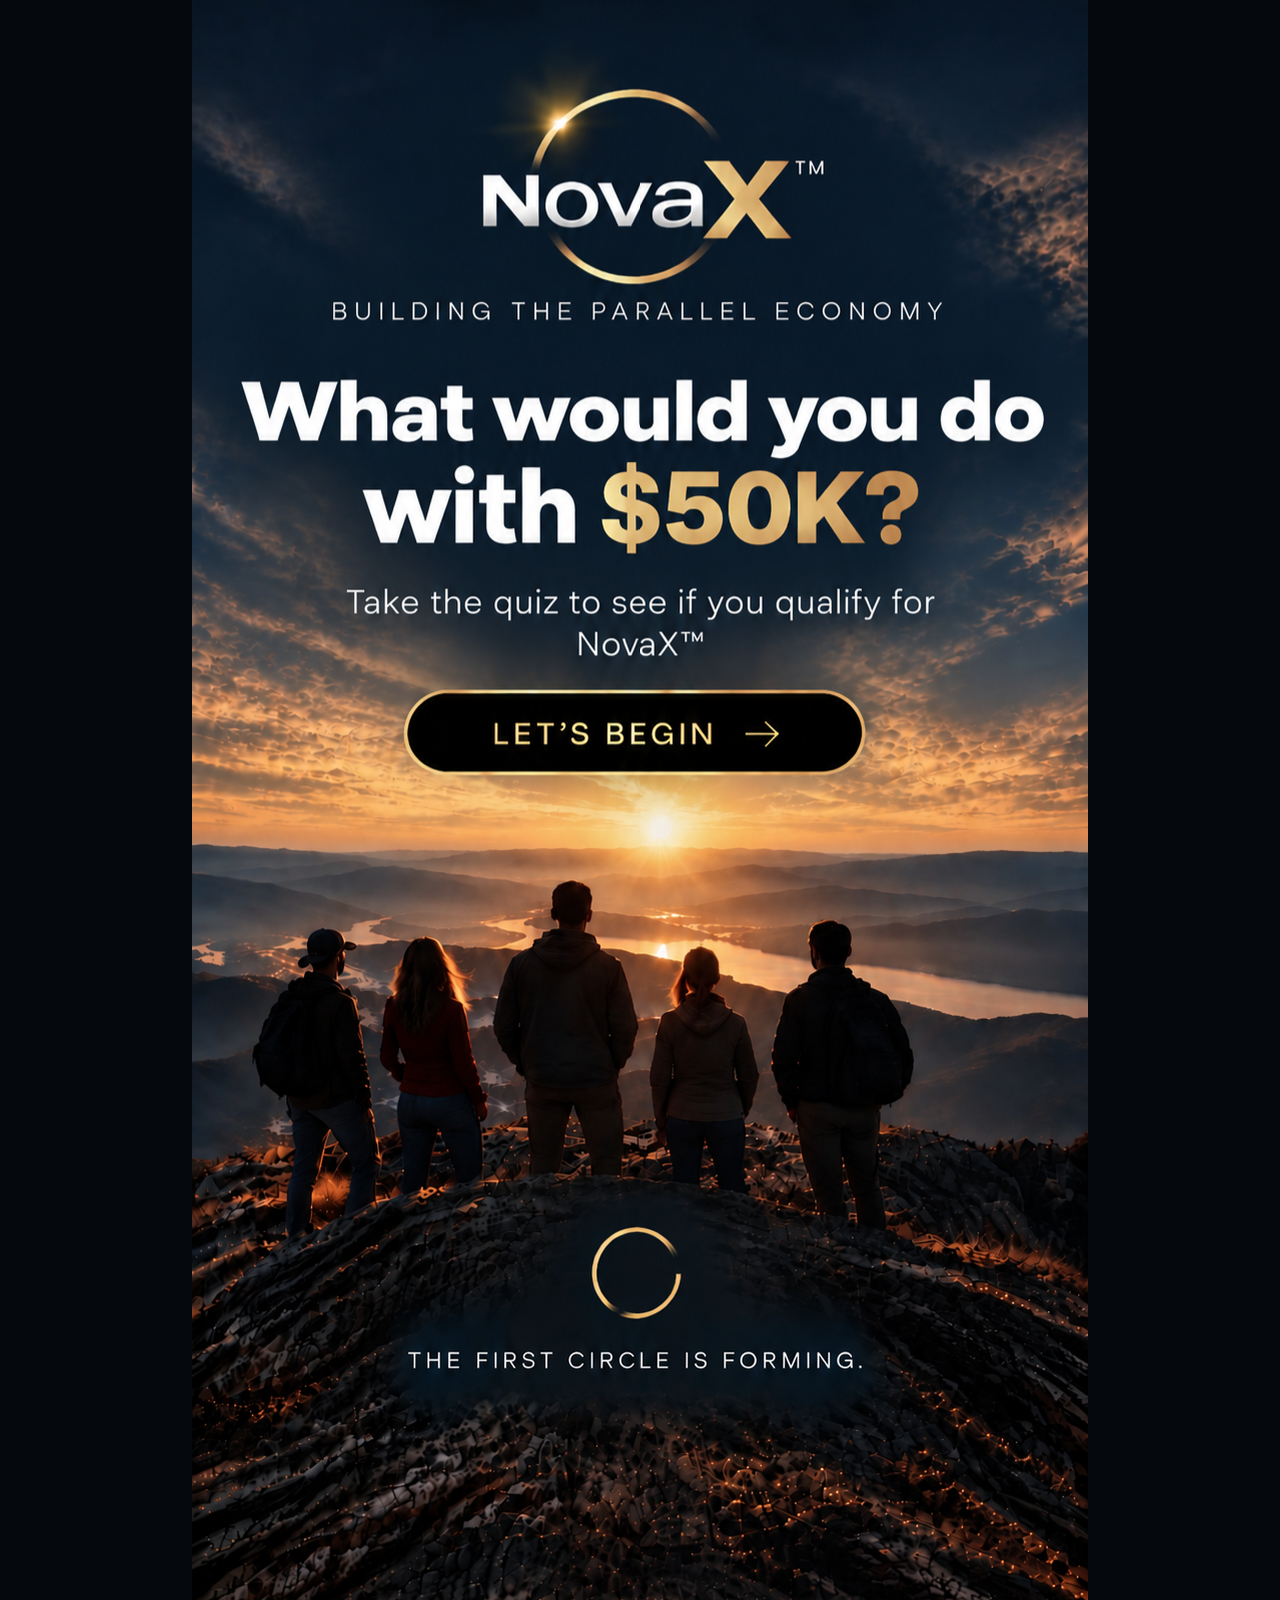
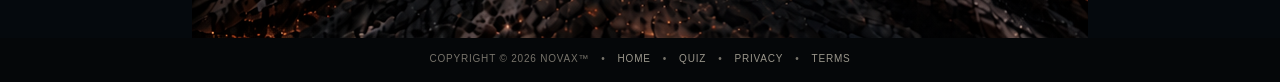
<file: index.html>
<!doctype html>
<html lang="en">
<head>
<meta charset="utf-8">
<meta name="viewport" content="width=device-width,initial-scale=1">
<title>NovaX™ — Building the Parallel Economy</title>
<meta name="description" content="NovaX™ — Building the Parallel Economy. What would you do with $50K? Take the quiz to see if you qualify for NovaX™.">
<style>
:root{--bg:#05090d;--footer:#050709;--footer-text:#77736a;--footer-link:#9a968b}
*{box-sizing:border-box}
html{-webkit-text-size-adjust:100%;text-size-adjust:100%;background:var(--bg)}
body{margin:0;min-height:100vh;background:var(--bg);color:#fff;font-family:Arial,Helvetica,sans-serif;overflow-x:hidden}
.landing-page{min-height:100vh;background:var(--bg);display:flex;flex-direction:column;align-items:center}
.landing-stage{position:relative;width:min(896px,100%);line-height:0;background:var(--bg)}
.landing-art{display:block;width:100%;height:auto;max-width:896px}
.landing-cta{position:absolute;left:50%;top:44.85%;width:52%;height:6%;transform:translate(-50%,-50%);border-radius:999px;z-index:2;display:block;cursor:pointer;-webkit-tap-highlight-color:transparent}
.landing-cta:focus-visible{outline:3px solid #fff;outline-offset:6px}
.site-footer{width:100%;display:flex;justify-content:center;align-items:center;gap:12px;flex-wrap:wrap;padding:14px 12px 16px;background:var(--footer);color:var(--footer-text);font-size:10px;line-height:1.4;letter-spacing:.08em;text-transform:uppercase;text-align:center}
.site-footer a{color:var(--footer-link);text-decoration:none}.site-footer a:hover{color:#d7bd7e}.site-footer a:focus-visible{outline:2px solid #d7bd7e;outline-offset:3px}
@media(max-width:600px){.landing-stage{width:100%}.landing-cta{top:44.85%;width:54%;height:6.2%}.site-footer{font-size:9px;gap:8px;padding:12px 9px 14px}}
</style>
</head>
<body>
<main class="landing-page" aria-label="NovaX™ landing page">
  <section class="landing-stage" aria-label="NovaX™ introduction">
    <img class="landing-art" src="assets/landing-approved-mockup.png" alt="NovaX™ — Building the Parallel Economy. What would you do with $50K?">
    <a class="landing-cta" href="quiz.html" aria-label="Let's begin the NovaX™ quiz"></a>
  </section>
  <nav class="site-footer" aria-label="Site navigation">
    <span>Copyright © 2026 NovaX™</span><span aria-hidden="true">•</span>
    <a href="index.html">Home</a><span aria-hidden="true">•</span>
    <a href="quiz.html">Quiz</a><span aria-hidden="true">•</span>
    <a href="privacy.html">Privacy</a><span aria-hidden="true">•</span>
    <a href="terms.html">Terms</a>
  </nav>
</main>
</body>
</html>
</file>
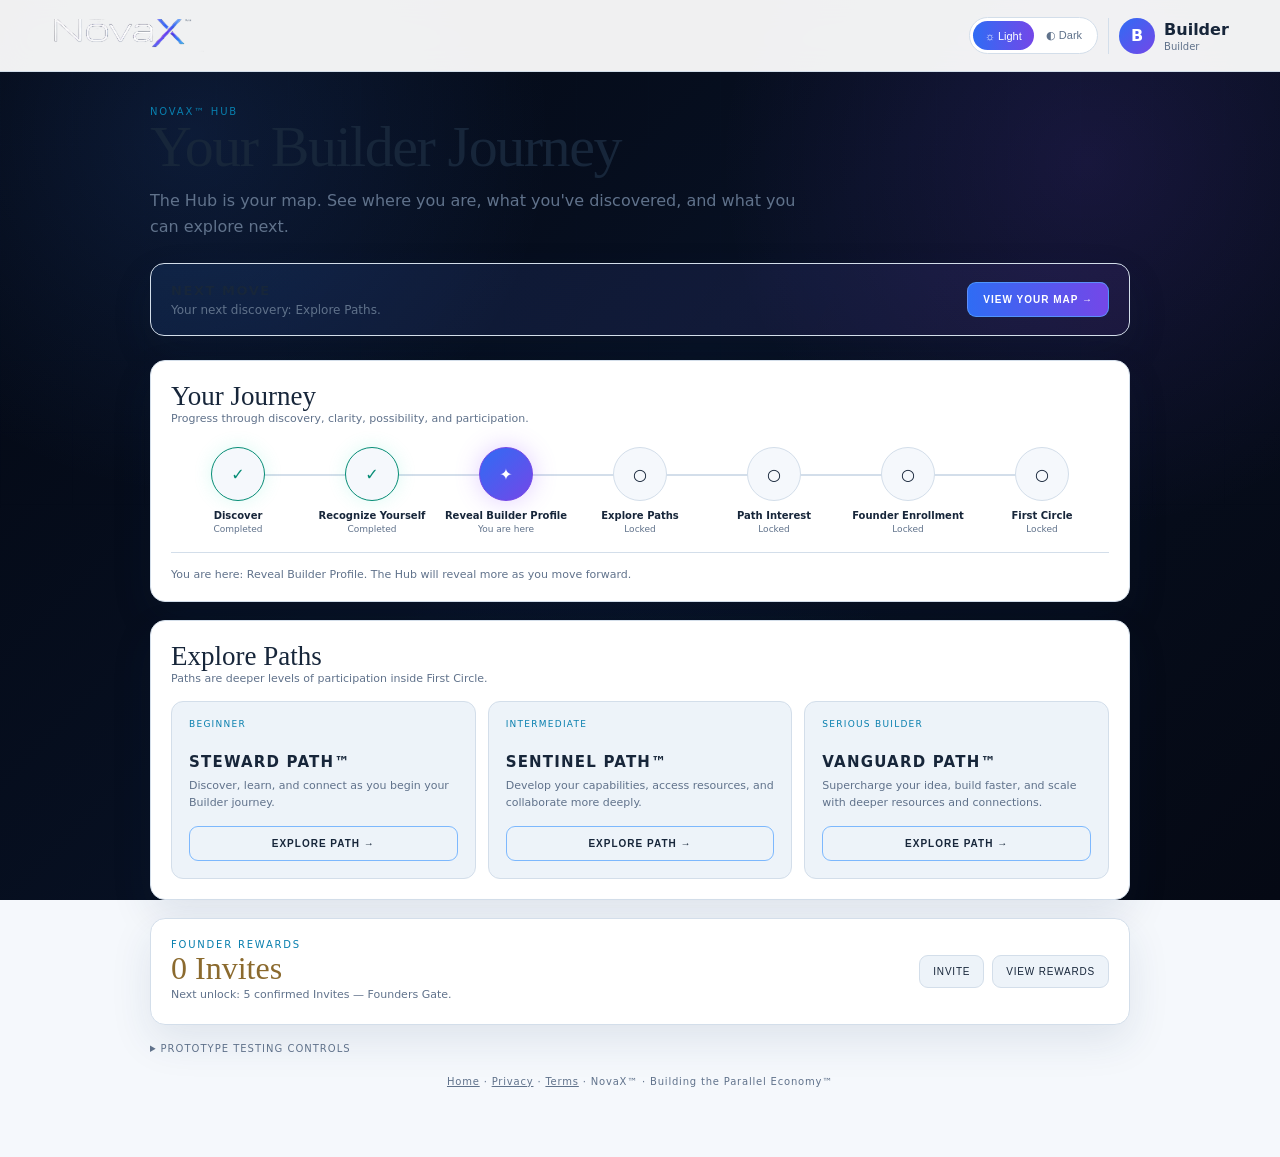
<file: hub.html>
<!doctype html>
<html lang="en">
<head>
<meta charset="utf-8"><meta name="viewport" content="width=device-width,initial-scale=1">
<title>NovaX™ Hub — Your Builder Journey</title>
<style>
:root{--bg:#06101f;--panel:#0a1729;--panel2:#0d1d32;--text:#f4f7ff;--muted:#93a2b8;--line:#21405f;--cyan:#20d8ff;--blue:#3d8cff;--violet:#9b5cff;--gold:#d6b66b;--good:#45e6c0;--shadow:0 18px 55px rgba(0,0,0,.24)}
html.light{--bg:#f5f8fc;--panel:#fff;--panel2:#edf3f9;--text:#17263a;--muted:#60728b;--line:#d3deea;--cyan:#087fae;--blue:#2f6cf4;--violet:#7447e8;--gold:#8b6a2e;--good:#078d76;--shadow:0 16px 42px rgba(31,60,95,.10)}
*{box-sizing:border-box}html{scroll-behavior:smooth}body{margin:0;background:radial-gradient(circle at 70% 0%,rgba(44,100,180,.18),transparent 34%),var(--bg);color:var(--text);font-family:Inter,ui-sans-serif,system-ui,-apple-system,Segoe UI,Arial,sans-serif}.app{min-height:100vh}.top{height:72px;border-bottom:1px solid var(--line);display:flex;align-items:center;justify-content:space-between;padding:0 clamp(16px,4vw,54px);position:sticky;top:0;z-index:20;background:color-mix(in srgb,var(--bg) 92%,transparent);backdrop-filter:blur(14px)}.brand img{width:156px;height:54px;object-fit:contain;display:block}.actions{display:flex;align-items:center;gap:10px}.theme{display:flex;border:1px solid var(--line);border-radius:999px;padding:3px;background:var(--panel)}.theme button{border:0;background:transparent;border-radius:999px;padding:8px 12px;font-size:11px;color:var(--muted)}.theme button.active{background:linear-gradient(90deg,var(--blue),var(--violet));color:#fff}.profile{display:flex;align-items:center;gap:9px;padding-left:10px;border-left:1px solid var(--line)}.avatar{width:36px;height:36px;border-radius:50%;display:grid;place-items:center;background:linear-gradient(135deg,var(--blue),var(--violet));color:#fff;font-weight:800}.profile small{display:block;color:var(--muted);font-size:10px;margin-top:2px}.top{background:color-mix(in srgb,var(--bg) 94%,transparent);color:var(--text)}html.light .top{background:rgba(255,255,255,.94);color:var(--text)}html.light .top .profile small{color:var(--muted)}html.light .top .theme{background:var(--panel);border-color:var(--line)}html.light .top .theme button{color:var(--muted)}html.light .top .theme button.active{background:linear-gradient(90deg,var(--blue),var(--violet));color:#fff}.wrap{width:min(980px,92vw);margin:0 auto;padding:34px 0 70px}.eyebrow{font-size:10px;letter-spacing:.18em;text-transform:uppercase;color:var(--cyan)}h1,h2,h3{margin:0}h1{font-family:Georgia,serif;font-weight:400;font-size:clamp(36px,5vw,58px);line-height:1.02;letter-spacing:-.025em}.intro{margin-bottom:22px}.intro p{max-width:650px;color:var(--muted);line-height:1.6;margin:12px 0 0}.next{display:flex;align-items:center;justify-content:space-between;gap:18px;padding:18px 20px;border:1px solid var(--line);border-radius:14px;background:linear-gradient(120deg,rgba(61,140,255,.12),rgba(155,92,255,.09));box-shadow:var(--shadow);margin:24px 0}.next strong{display:block;font-size:13px;letter-spacing:.12em;text-transform:uppercase}.next p{margin:5px 0 0;color:var(--muted);font-size:12px}.next button,.path button{border:1px solid rgba(87,164,255,.75);background:linear-gradient(90deg,var(--blue),var(--violet));border-radius:9px;padding:11px 15px;color:#fff;font-size:10px;font-weight:800;letter-spacing:.1em;text-transform:uppercase;white-space:nowrap}.section{margin-top:18px;padding:20px;border:1px solid var(--line);border-radius:15px;background:linear-gradient(180deg,rgba(12,30,52,.78),rgba(7,20,36,.86));box-shadow:var(--shadow)}html.light .section{background:var(--panel)}.section-head{display:flex;justify-content:space-between;align-items:end;gap:12px}.section-head h2{font-family:Georgia,serif;font-size:27px;font-weight:400}.section-head p{margin:0;color:var(--muted);font-size:11px}.map{margin-top:22px;display:grid;grid-template-columns:repeat(7,1fr);gap:0;position:relative}.map:before{content:"";position:absolute;left:7%;right:7%;top:27px;height:2px;background:var(--line)}.node{position:relative;text-align:center;z-index:1}.dot{width:54px;height:54px;margin:0 auto;border-radius:50%;display:grid;place-items:center;border:1px solid var(--line);background:var(--bg);font-size:16px}.node.done .dot{border-color:var(--good);color:var(--good);box-shadow:0 0 18px rgba(69,230,192,.18)}.node.current .dot{border-color:var(--violet);background:linear-gradient(135deg,var(--blue),var(--violet));color:#fff;box-shadow:0 0 25px rgba(155,92,255,.3)}.node b{display:block;margin-top:9px;font-size:10px}.node span{display:block;margin-top:3px;color:var(--muted);font-size:9px}.map-note{margin-top:18px;padding-top:15px;border-top:1px solid var(--line);font-size:11px;color:var(--muted)}.paths{display:grid;grid-template-columns:repeat(3,1fr);gap:12px;margin-top:16px}.path{padding:17px;border:1px solid var(--line);border-radius:12px;background:var(--panel2);min-height:165px;display:flex;flex-direction:column}.path .state{font-size:9px;letter-spacing:.14em;text-transform:uppercase;color:var(--cyan)}.path h3{font-size:15px;letter-spacing:.08em;margin-top:24px}.path p{font-size:11px;color:var(--muted);line-height:1.5;margin:7px 0 15px}.path button{margin-top:auto;background:transparent;color:var(--text)}.founder-row{display:flex;align-items:center;justify-content:space-between;gap:18px}.founder-count{font-family:Georgia,serif;font-size:32px;color:var(--gold)}.founder-meta{color:var(--muted);font-size:11px;line-height:1.5}.founder-actions{display:flex;gap:8px}.ghost{border:1px solid var(--line);background:var(--panel2);color:var(--text);border-radius:9px;padding:10px 13px;font-size:10px;letter-spacing:.08em;text-transform:uppercase}.details{margin-top:18px}.details summary{cursor:pointer;color:var(--muted);font-size:10px;letter-spacing:.1em;text-transform:uppercase}.test-grid{display:grid;grid-template-columns:repeat(4,1fr);gap:7px;margin-top:10px}.test-grid button{padding:9px}.event-log{margin-top:10px}.event-log pre{max-height:220px;overflow:auto;white-space:pre-wrap;font-size:9px;color:var(--muted);background:var(--bg);padding:10px;border-radius:8px}.footer{margin-top:22px;text-align:center;color:var(--muted);font-size:10px;letter-spacing:.08em}.footer a{color:var(--muted)}@media(max-width:760px){.top{height:66px}.brand img{width:126px}.profile div:not(.avatar){display:none}.wrap{padding-top:24px}.next{align-items:stretch;flex-direction:column}.next button{width:100%}.map{grid-template-columns:1fr;gap:16px;padding-left:10px}.map:before{left:36px;right:auto;top:27px;bottom:27px;width:2px;height:auto}.node{display:grid;grid-template-columns:54px 1fr;text-align:left;align-items:center;column-gap:13px}.node b{margin:0}.node span{grid-column:2}.paths{grid-template-columns:1fr}.founder-row{align-items:flex-start;flex-direction:column}.founder-actions{width:100%}.founder-actions button{flex:1}.test-grid{grid-template-columns:repeat(2,1fr)}}
</style>
<link rel="stylesheet" href="assets/novax-signature.css">
</head>
<body class="hub-page">
<header class="top"><div class="brand"><img id="brandLogo" src="assets/NovaX_Signature_Logo_Dark.png" alt="NovaX™"></div><div class="actions"><div class="theme" aria-label="Theme"><button id="lightBtn" type="button">☼ Light</button><button id="darkBtn" type="button">◐ Dark</button></div><div class="profile"><div class="avatar" id="avatar">B</div><div><strong id="userName">Builder</strong><small>Builder</small></div></div></div></header>
<main class="wrap">
<section class="intro"><div class="eyebrow">NovaX™ Hub</div><h1>Your Builder Journey</h1><p>The Hub is your map. See where you are, what you've discovered, and what you can explore next.</p></section>
<section class="next"><div><strong id="nextLabel">NEXT MOVE</strong><p id="nextText">Explore your Builder Journey.</p></div><button id="nextBtn" type="button">VIEW YOUR MAP →</button></section>
<section class="section" id="journey"><div class="section-head"><div><h2>Your Journey</h2><p>Progress through discovery, clarity, possibility, and participation.</p></div></div><div class="map" id="journeyMap"></div><div class="map-note" id="mapNote">Your Builder Profile is where your map begins. Your next discovery is ahead.</div></section>
<section class="section" id="paths"><div class="section-head"><div><h2>Explore Paths</h2><p>Paths are deeper levels of participation inside First Circle.</p></div></div><div class="paths"><article class="path"><span class="state">BEGINNER</span><h3>STEWARD PATH™</h3><p>Discover, learn, and connect as you begin your Builder journey.</p><button type="button" data-path="steward">EXPLORE PATH →</button></article><article class="path"><span class="state">INTERMEDIATE</span><h3>SENTINEL PATH™</h3><p>Develop your capabilities, access resources, and collaborate more deeply.</p><button type="button" data-path="sentinel">EXPLORE PATH →</button></article><article class="path"><span class="state">SERIOUS BUILDER</span><h3>VANGUARD PATH™</h3><p>Supercharge your idea, build faster, and scale with deeper resources and connections.</p><button type="button" data-path="vanguard">EXPLORE PATH →</button></article></div></section>
<section class="section" id="founderRewards"><div class="founder-row"><div><div class="eyebrow">Founder Rewards</div><div class="founder-count"><span id="inviteCount">0</span> Invites</div><div class="founder-meta" id="rewardNext">Reach 5 confirmed Invites to unlock Founders Gate.</div></div><div class="founder-actions"><button class="ghost" id="inviteBtn" type="button">INVITE</button><button class="ghost" id="rewardsBtn" type="button">VIEW REWARDS</button></div></div></section>
<details class="details"><summary>Prototype testing controls</summary><div class="test-grid"><button class="ghost" data-simulate="1">+1</button><button class="ghost" data-simulate="5">+5</button><button class="ghost" data-simulate="50">+50</button><button class="ghost" data-simulate="1000">+1,000</button></div><div class="test-grid"><button class="ghost" id="simulateDuplicate">TEST DUPLICATE</button><button class="ghost" id="simulateSelf">TEST SELF-INVITE</button><button class="ghost" id="resetTestData">RESET</button><button class="ghost" id="copyBtn">COPY INVITE</button></div><div class="event-log"><pre id="eventLog">No simulated qualifying events yet.</pre></div></details>
<footer class="footer"><a href="index.html">Home</a> · <a href="privacy.html">Privacy</a> · <a href="terms.html">Terms</a> · NovaX™ · Building the Parallel Economy™</footer>
</main>
<script>
const KEY='novax_builder_v4';
function state(){try{return JSON.parse(localStorage.getItem(KEY)||'{}')}catch(e){return {}}}
const s=state(), first=(s.name||'Builder').split(/\s+/)[0], profile=s.profile||'';
document.getElementById('userName').textContent=first;document.getElementById('avatar').textContent=first[0]?.toUpperCase()||'B';
const count=Number(s.confirmedInviteCount||0);document.getElementById('inviteCount').textContent=count.toLocaleString();
const stages=['Discover','Recognize Yourself','Reveal Builder Profile','Explore Paths','Path Interest','Founder Enrollment','First Circle'];
let current=profile?3:2;if(count>=5)current=5;if(count>=1000)current=6;
document.getElementById('journeyMap').innerHTML=stages.map((x,i)=>`<div class="node ${i<current?'done':''} ${i===current?'current':''}"><div class="dot">${i<current?'✓':i===current?'✦':'○'}</div><div><b>${x}</b><span>${i<current?'Completed':i===current?'You are here':'Locked'}</span></div></div>`).join('');
const nextText=stages[Math.min(current+1,stages.length-1)];document.getElementById('nextText').textContent=current>=6?'Your First Circle journey is beginning.':`Your next discovery: ${nextText}.`;
document.getElementById('nextBtn').onclick=()=>document.getElementById('journey').scrollIntoView({behavior:'smooth'});
document.getElementById('mapNote').textContent=current>=6?'You have reached First Circle. Deeper participation begins there.':`You are here: ${stages[current]}. The Hub will reveal more as you move forward.`;
const milestones=[[5,'Founders Gate'],[50,'$50 Founders Credit'],[100,'$100 Founders Credit'],[250,'$250 Founders Credit'],[500,'$500 Founders Credit or Steward Path™'],[1000,'$1,000 Founders Credit toward Sentinel/Vanguard + priority placement']];
const next=milestones.find(x=>count<x[0]);document.getElementById('rewardNext').textContent=next?`Next unlock: ${next[0].toLocaleString()} confirmed Invites — ${next[1]}.`:'All Founder Reward milestones reached.';
document.getElementById('inviteBtn').onclick=()=>{const code=s.inviteCode||('NOVAX-'+(first||'BUILDER').toUpperCase());const url=location.origin+location.pathname.replace(/hub\.html$/,'')+'quiz.html?ref='+encodeURIComponent(code);if(navigator.share)navigator.share({title:'NovaX™',text:'Invite Builders to take the Quiz. Help Launch NovaX™. Unlock Founding Rewards.',url});else navigator.clipboard?.writeText(url)};
document.getElementById('rewardsBtn').onclick=()=>{document.getElementById('founderRewards').scrollIntoView({behavior:'smooth'})};
document.querySelectorAll('[data-path]').forEach(b=>b.onclick=()=>alert('Path Discovery prototype — the detailed Path experience will be tested next.'));
function applyTheme(t){document.documentElement.classList.toggle('light',t==='light');document.getElementById('lightBtn').classList.toggle('active',t==='light');document.getElementById('darkBtn').classList.toggle('active',t==='dark');document.getElementById('brandLogo').src=t==='light'?'assets/NovaX_Signature_Logo_Dark.png':'assets/NovaX_Signature_Logo_Light.png';try{localStorage.setItem('novax_theme',t)}catch(e){}}
const saved=localStorage.getItem('novax_theme');const auto=matchMedia('(prefers-color-scheme: light)').matches?'light':'dark';applyTheme(saved||auto);document.getElementById('lightBtn').onclick=()=>applyTheme('light');document.getElementById('darkBtn').onclick=()=>applyTheme('dark');
let testModeEvents=Array.isArray(s.inviteEvents)?s.inviteEvents:[], confirmedInviteCount=count;
function save(){const n={...s,confirmedInviteCount,testModeEvents,inviteEvents:testModeEvents};try{localStorage.setItem(KEY,JSON.stringify(n))}catch(e){}}
function eid(){return `test_${Date.now()}_${Math.random().toString(36).slice(2,7)}`}
function record(type,data={}){testModeEvents.push({eventId:eid(),eventType:type,timestamp:new Date().toISOString(),testMode:true,...data})}
function simulateOne(){const participantId=`test_participant_${testModeEvents.filter(e=>e.eventType==='confirmed_invite_qualified').length+1}`,founderId=s.inviteCode||'NOVAX-BUILDER';record('confirmed_invite_qualified',{founderId,invitedParticipantId:participantId});confirmedInviteCount++;}
function refresh(){document.getElementById('inviteCount').textContent=confirmedInviteCount.toLocaleString();const n=milestones.find(x=>confirmedInviteCount<x[0]);document.getElementById('rewardNext').textContent=n?`Next unlock: ${n[0].toLocaleString()} confirmed Invites — ${n[1]}.`:'All Founder Reward milestones reached.';document.getElementById('eventLog').textContent=testModeEvents.slice(-30).map(e=>JSON.stringify(e)).join('\n')||'No simulated qualifying events yet.';save()}
function simulateMany(n){for(let i=0;i<n;i++)simulateOne();refresh()}
document.querySelectorAll('[data-simulate]').forEach(b=>b.onclick=()=>simulateMany(Number(b.dataset.simulate)));document.getElementById('simulateDuplicate').onclick=()=>{record('duplicate_event_rejected',{reason:'Participant already qualified'});refresh()};document.getElementById('simulateSelf').onclick=()=>{record('self_invite_rejected',{reason:'Self-invite'});refresh()};document.getElementById('resetTestData').onclick=()=>{testModeEvents=[];confirmedInviteCount=0;refresh()};document.getElementById('copyBtn').onclick=()=>{const code=s.inviteCode||('NOVAX-'+(first||'BUILDER').toUpperCase());const url=location.origin+location.pathname.replace(/hub\.html$/,'')+'quiz.html?ref='+encodeURIComponent(code);navigator.clipboard?.writeText(url)};
</script></body></html>
</file>
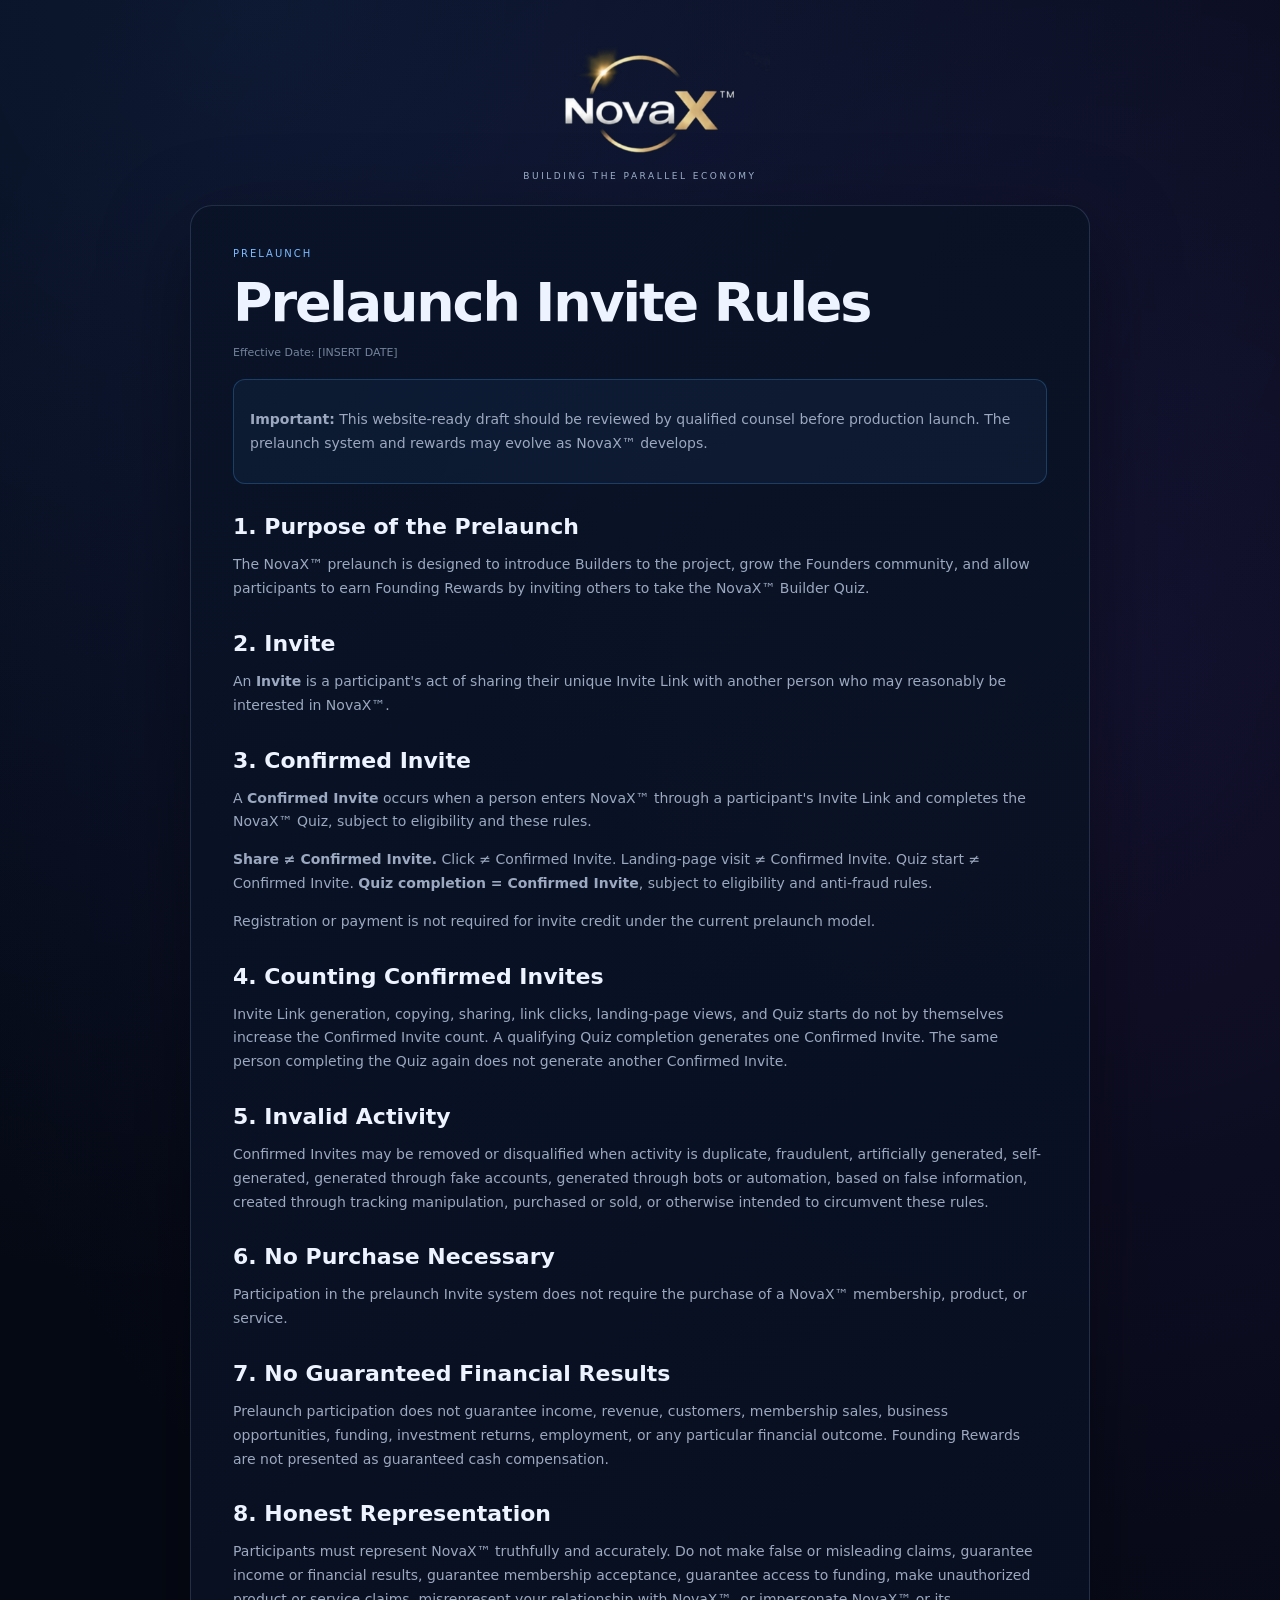
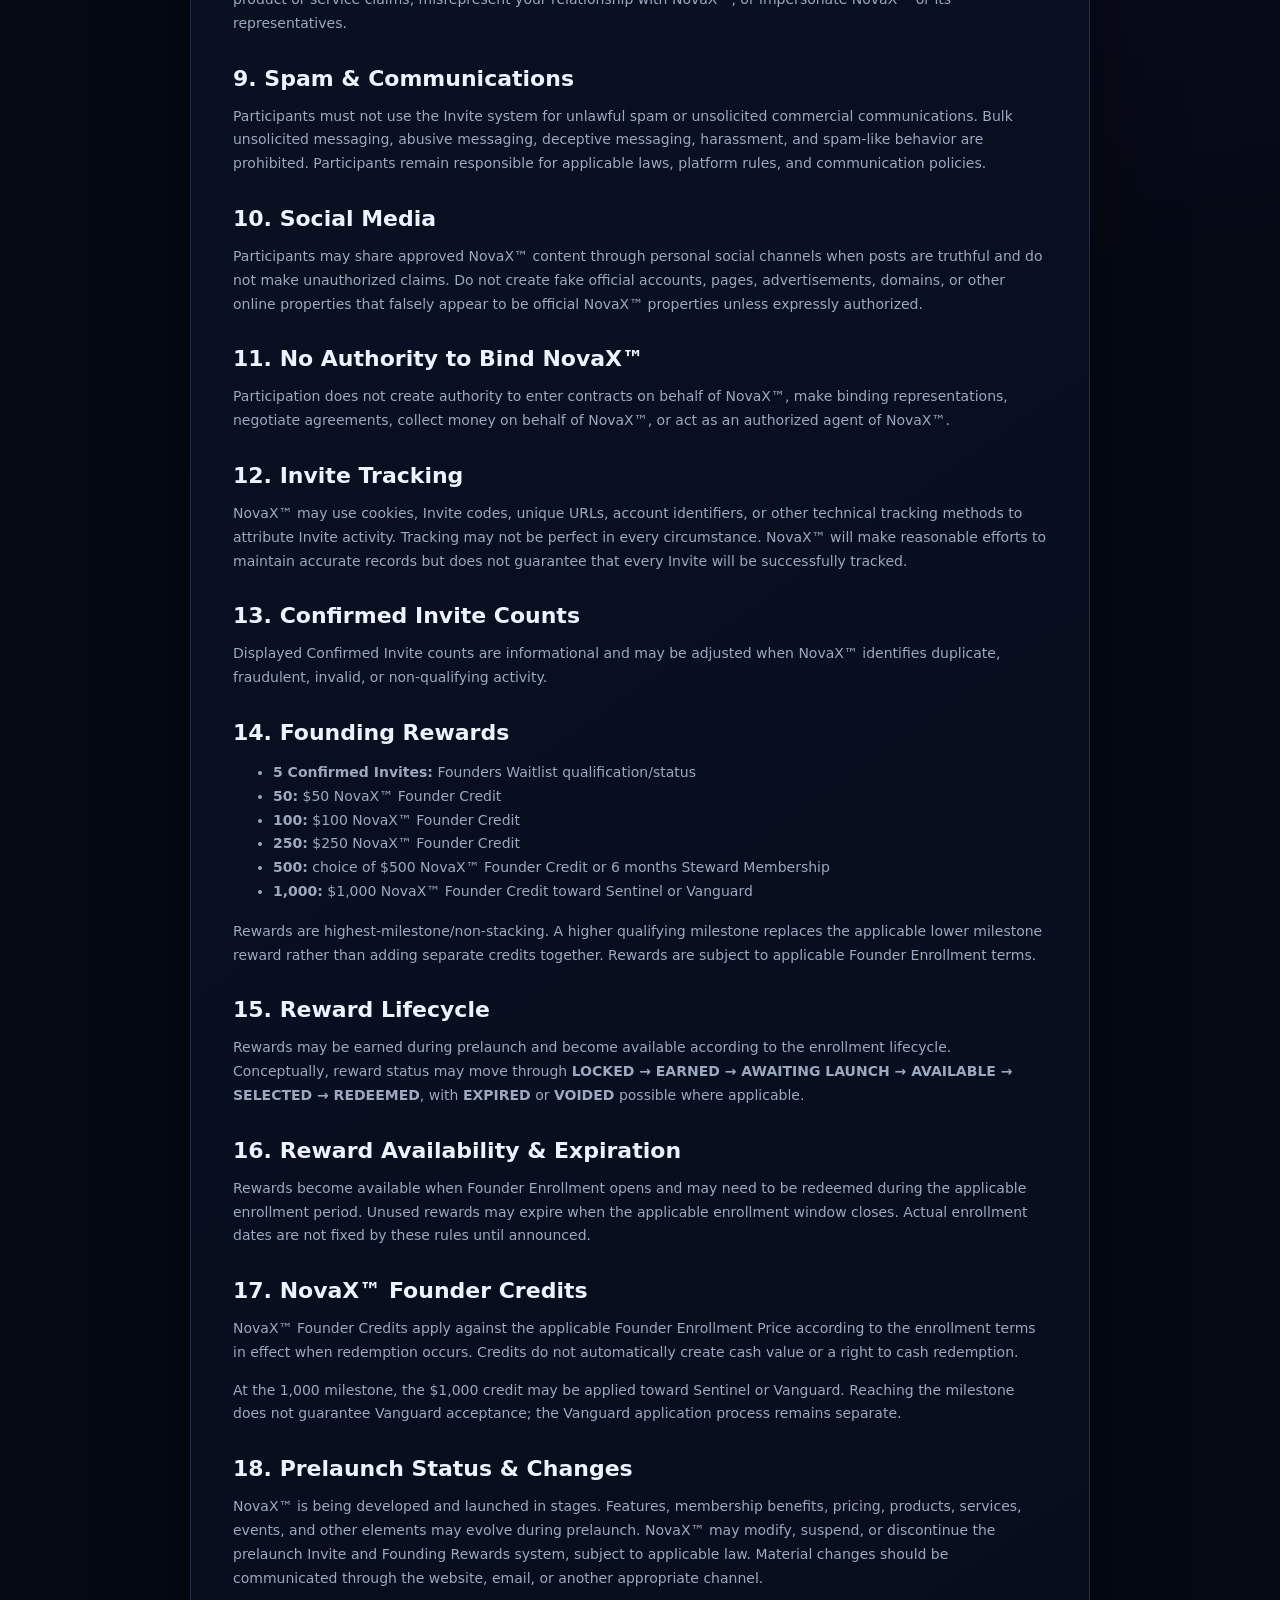
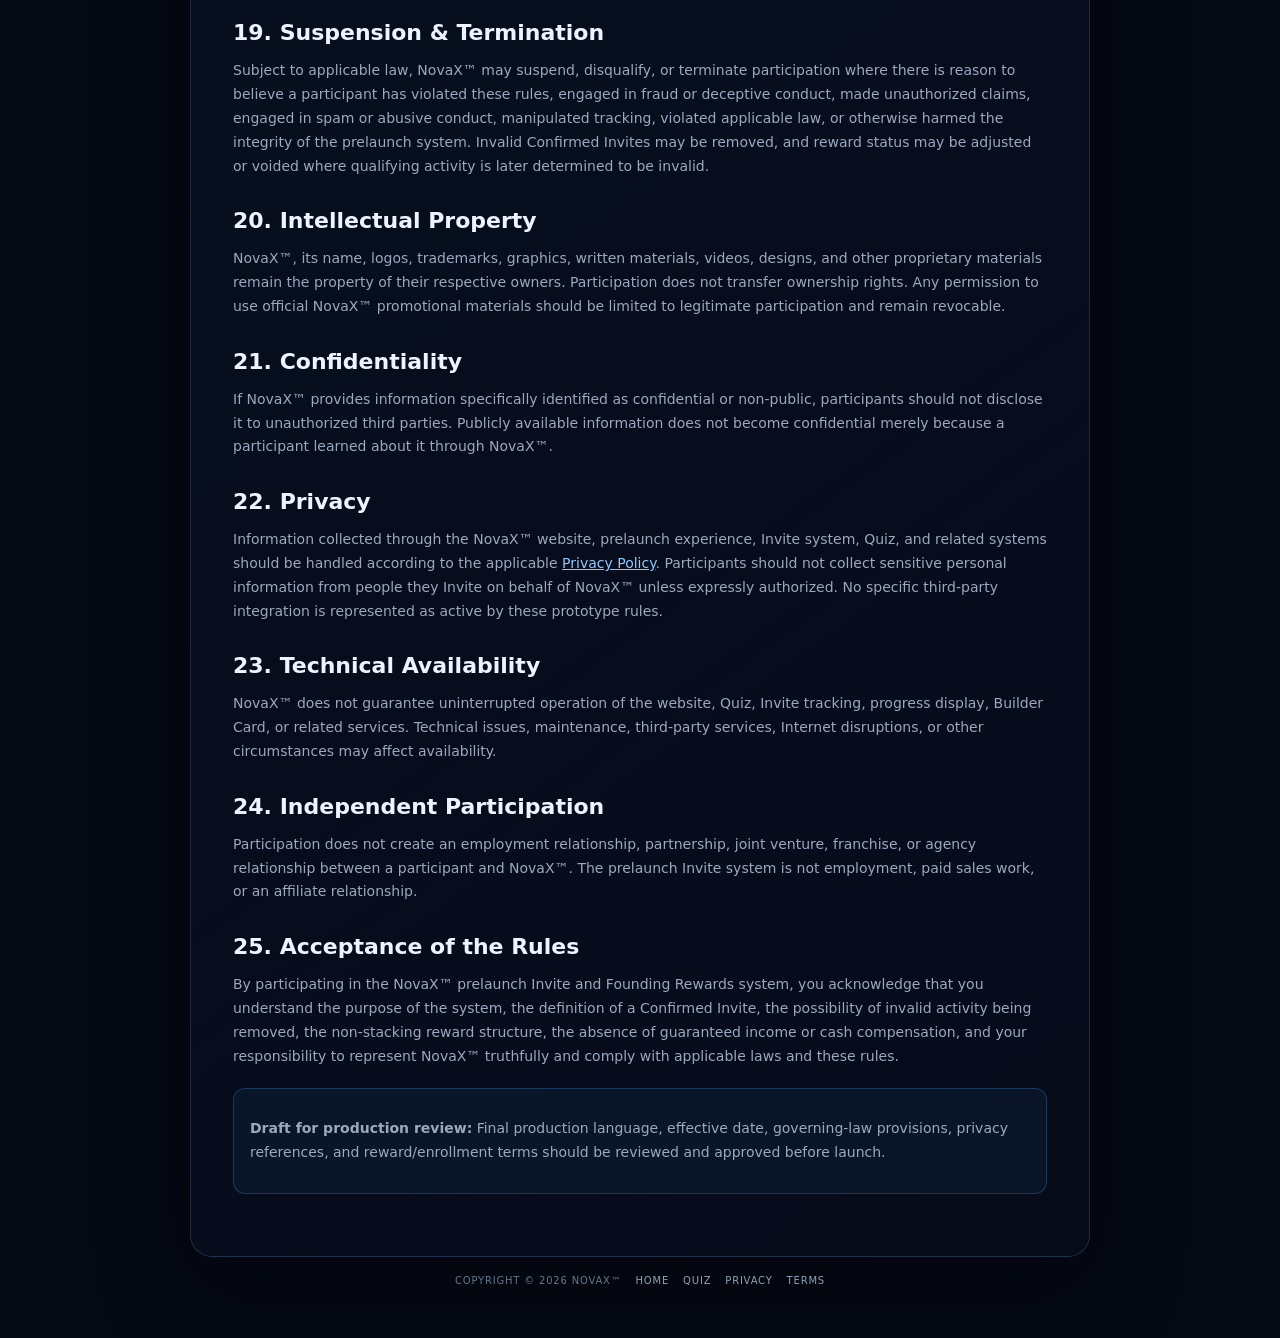
<file: prelaunch-invite-rules.html>
<!doctype html><html lang="en"><head><meta charset="utf-8"><meta name="viewport" content="width=device-width,initial-scale=1"><title>NovaX™ — Prelaunch Invite Rules</title><meta name="description" content="NovaX™ Prelaunch Invite Rules and Founding Rewards"><link rel="stylesheet" href="legal.css"></head><body><main class="page"><header class="header"><img class="logo" src="assets/NovaX_logo_transparent.png" alt="NovaX™"><div class="tagline">Building the Parallel Economy</div></header><article class="panel"><div class="eyebrow">Prelaunch</div><h1>Prelaunch Invite Rules</h1><div class="meta">Effective Date: [INSERT DATE]</div><div class="notice"><p><strong>Important:</strong> This website-ready draft should be reviewed by qualified counsel before production launch. The prelaunch system and rewards may evolve as NovaX™ develops.</p></div><h2>1. Purpose of the Prelaunch</h2><p>The NovaX™ prelaunch is designed to introduce Builders to the project, grow the Founders community, and allow participants to earn Founding Rewards by inviting others to take the NovaX™ Builder Quiz.</p><h2>2. Invite</h2><p>An <strong>Invite</strong> is a participant's act of sharing their unique Invite Link with another person who may reasonably be interested in NovaX™.</p><h2>3. Confirmed Invite</h2><p>A <strong>Confirmed Invite</strong> occurs when a person enters NovaX™ through a participant's Invite Link and completes the NovaX™ Quiz, subject to eligibility and these rules.</p><p><strong>Share ≠ Confirmed Invite.</strong> Click ≠ Confirmed Invite. Landing-page visit ≠ Confirmed Invite. Quiz start ≠ Confirmed Invite. <strong>Quiz completion = Confirmed Invite</strong>, subject to eligibility and anti-fraud rules.</p><p>Registration or payment is not required for invite credit under the current prelaunch model.</p><h2>4. Counting Confirmed Invites</h2><p>Invite Link generation, copying, sharing, link clicks, landing-page views, and Quiz starts do not by themselves increase the Confirmed Invite count. A qualifying Quiz completion generates one Confirmed Invite. The same person completing the Quiz again does not generate another Confirmed Invite.</p><h2>5. Invalid Activity</h2><p>Confirmed Invites may be removed or disqualified when activity is duplicate, fraudulent, artificially generated, self-generated, generated through fake accounts, generated through bots or automation, based on false information, created through tracking manipulation, purchased or sold, or otherwise intended to circumvent these rules.</p><h2>6. No Purchase Necessary</h2><p>Participation in the prelaunch Invite system does not require the purchase of a NovaX™ membership, product, or service.</p><h2>7. No Guaranteed Financial Results</h2><p>Prelaunch participation does not guarantee income, revenue, customers, membership sales, business opportunities, funding, investment returns, employment, or any particular financial outcome. Founding Rewards are not presented as guaranteed cash compensation.</p><h2>8. Honest Representation</h2><p>Participants must represent NovaX™ truthfully and accurately. Do not make false or misleading claims, guarantee income or financial results, guarantee membership acceptance, guarantee access to funding, make unauthorized product or service claims, misrepresent your relationship with NovaX™, or impersonate NovaX™ or its representatives.</p><h2>9. Spam &amp; Communications</h2><p>Participants must not use the Invite system for unlawful spam or unsolicited commercial communications. Bulk unsolicited messaging, abusive messaging, deceptive messaging, harassment, and spam-like behavior are prohibited. Participants remain responsible for applicable laws, platform rules, and communication policies.</p><h2>10. Social Media</h2><p>Participants may share approved NovaX™ content through personal social channels when posts are truthful and do not make unauthorized claims. Do not create fake official accounts, pages, advertisements, domains, or other online properties that falsely appear to be official NovaX™ properties unless expressly authorized.</p><h2>11. No Authority to Bind NovaX™</h2><p>Participation does not create authority to enter contracts on behalf of NovaX™, make binding representations, negotiate agreements, collect money on behalf of NovaX™, or act as an authorized agent of NovaX™.</p><h2>12. Invite Tracking</h2><p>NovaX™ may use cookies, Invite codes, unique URLs, account identifiers, or other technical tracking methods to attribute Invite activity. Tracking may not be perfect in every circumstance. NovaX™ will make reasonable efforts to maintain accurate records but does not guarantee that every Invite will be successfully tracked.</p><h2>13. Confirmed Invite Counts</h2><p>Displayed Confirmed Invite counts are informational and may be adjusted when NovaX™ identifies duplicate, fraudulent, invalid, or non-qualifying activity.</p><h2>14. Founding Rewards</h2><ul><li><strong>5 Confirmed Invites:</strong> Founders Waitlist qualification/status</li><li><strong>50:</strong> $50 NovaX™ Founder Credit</li><li><strong>100:</strong> $100 NovaX™ Founder Credit</li><li><strong>250:</strong> $250 NovaX™ Founder Credit</li><li><strong>500:</strong> choice of $500 NovaX™ Founder Credit or 6 months Steward Membership</li><li><strong>1,000:</strong> $1,000 NovaX™ Founder Credit toward Sentinel or Vanguard</li></ul><p>Rewards are highest-milestone/non-stacking. A higher qualifying milestone replaces the applicable lower milestone reward rather than adding separate credits together. Rewards are subject to applicable Founder Enrollment terms.</p><h2>15. Reward Lifecycle</h2><p>Rewards may be earned during prelaunch and become available according to the enrollment lifecycle. Conceptually, reward status may move through <strong>LOCKED → EARNED → AWAITING LAUNCH → AVAILABLE → SELECTED → REDEEMED</strong>, with <strong>EXPIRED</strong> or <strong>VOIDED</strong> possible where applicable.</p><h2>16. Reward Availability &amp; Expiration</h2><p>Rewards become available when Founder Enrollment opens and may need to be redeemed during the applicable enrollment period. Unused rewards may expire when the applicable enrollment window closes. Actual enrollment dates are not fixed by these rules until announced.</p><h2>17. NovaX™ Founder Credits</h2><p>NovaX™ Founder Credits apply against the applicable Founder Enrollment Price according to the enrollment terms in effect when redemption occurs. Credits do not automatically create cash value or a right to cash redemption.</p><p>At the 1,000 milestone, the $1,000 credit may be applied toward Sentinel or Vanguard. Reaching the milestone does not guarantee Vanguard acceptance; the Vanguard application process remains separate.</p><h2>18. Prelaunch Status &amp; Changes</h2><p>NovaX™ is being developed and launched in stages. Features, membership benefits, pricing, products, services, events, and other elements may evolve during prelaunch. NovaX™ may modify, suspend, or discontinue the prelaunch Invite and Founding Rewards system, subject to applicable law. Material changes should be communicated through the website, email, or another appropriate channel.</p><h2>19. Suspension &amp; Termination</h2><p>Subject to applicable law, NovaX™ may suspend, disqualify, or terminate participation where there is reason to believe a participant has violated these rules, engaged in fraud or deceptive conduct, made unauthorized claims, engaged in spam or abusive conduct, manipulated tracking, violated applicable law, or otherwise harmed the integrity of the prelaunch system. Invalid Confirmed Invites may be removed, and reward status may be adjusted or voided where qualifying activity is later determined to be invalid.</p><h2>20. Intellectual Property</h2><p>NovaX™, its name, logos, trademarks, graphics, written materials, videos, designs, and other proprietary materials remain the property of their respective owners. Participation does not transfer ownership rights. Any permission to use official NovaX™ promotional materials should be limited to legitimate participation and remain revocable.</p><h2>21. Confidentiality</h2><p>If NovaX™ provides information specifically identified as confidential or non-public, participants should not disclose it to unauthorized third parties. Publicly available information does not become confidential merely because a participant learned about it through NovaX™.</p><h2>22. Privacy</h2><p>Information collected through the NovaX™ website, prelaunch experience, Invite system, Quiz, and related systems should be handled according to the applicable <a href="privacy.html">Privacy Policy</a>. Participants should not collect sensitive personal information from people they Invite on behalf of NovaX™ unless expressly authorized. No specific third-party integration is represented as active by these prototype rules.</p><h2>23. Technical Availability</h2><p>NovaX™ does not guarantee uninterrupted operation of the website, Quiz, Invite tracking, progress display, Builder Card, or related services. Technical issues, maintenance, third-party services, Internet disruptions, or other circumstances may affect availability.</p><h2>24. Independent Participation</h2><p>Participation does not create an employment relationship, partnership, joint venture, franchise, or agency relationship between a participant and NovaX™. The prelaunch Invite system is not employment, paid sales work, or an affiliate relationship.</p><h2>25. Acceptance of the Rules</h2><p>By participating in the NovaX™ prelaunch Invite and Founding Rewards system, you acknowledge that you understand the purpose of the system, the definition of a Confirmed Invite, the possibility of invalid activity being removed, the non-stacking reward structure, the absence of guaranteed income or cash compensation, and your responsibility to represent NovaX™ truthfully and comply with applicable laws and these rules.</p><div class="notice"><p><strong>Draft for production review:</strong> Final production language, effective date, governing-law provisions, privacy references, and reward/enrollment terms should be reviewed and approved before launch.</p></div></article><nav class="footer" aria-label="Site navigation"><span class="copyright">Copyright © 2026 NovaX™</span><a href="index.html">Home</a><a href="quiz.html">Quiz</a><a href="privacy.html">Privacy</a><a href="terms.html">Terms</a></nav></main></body></html>
</file>
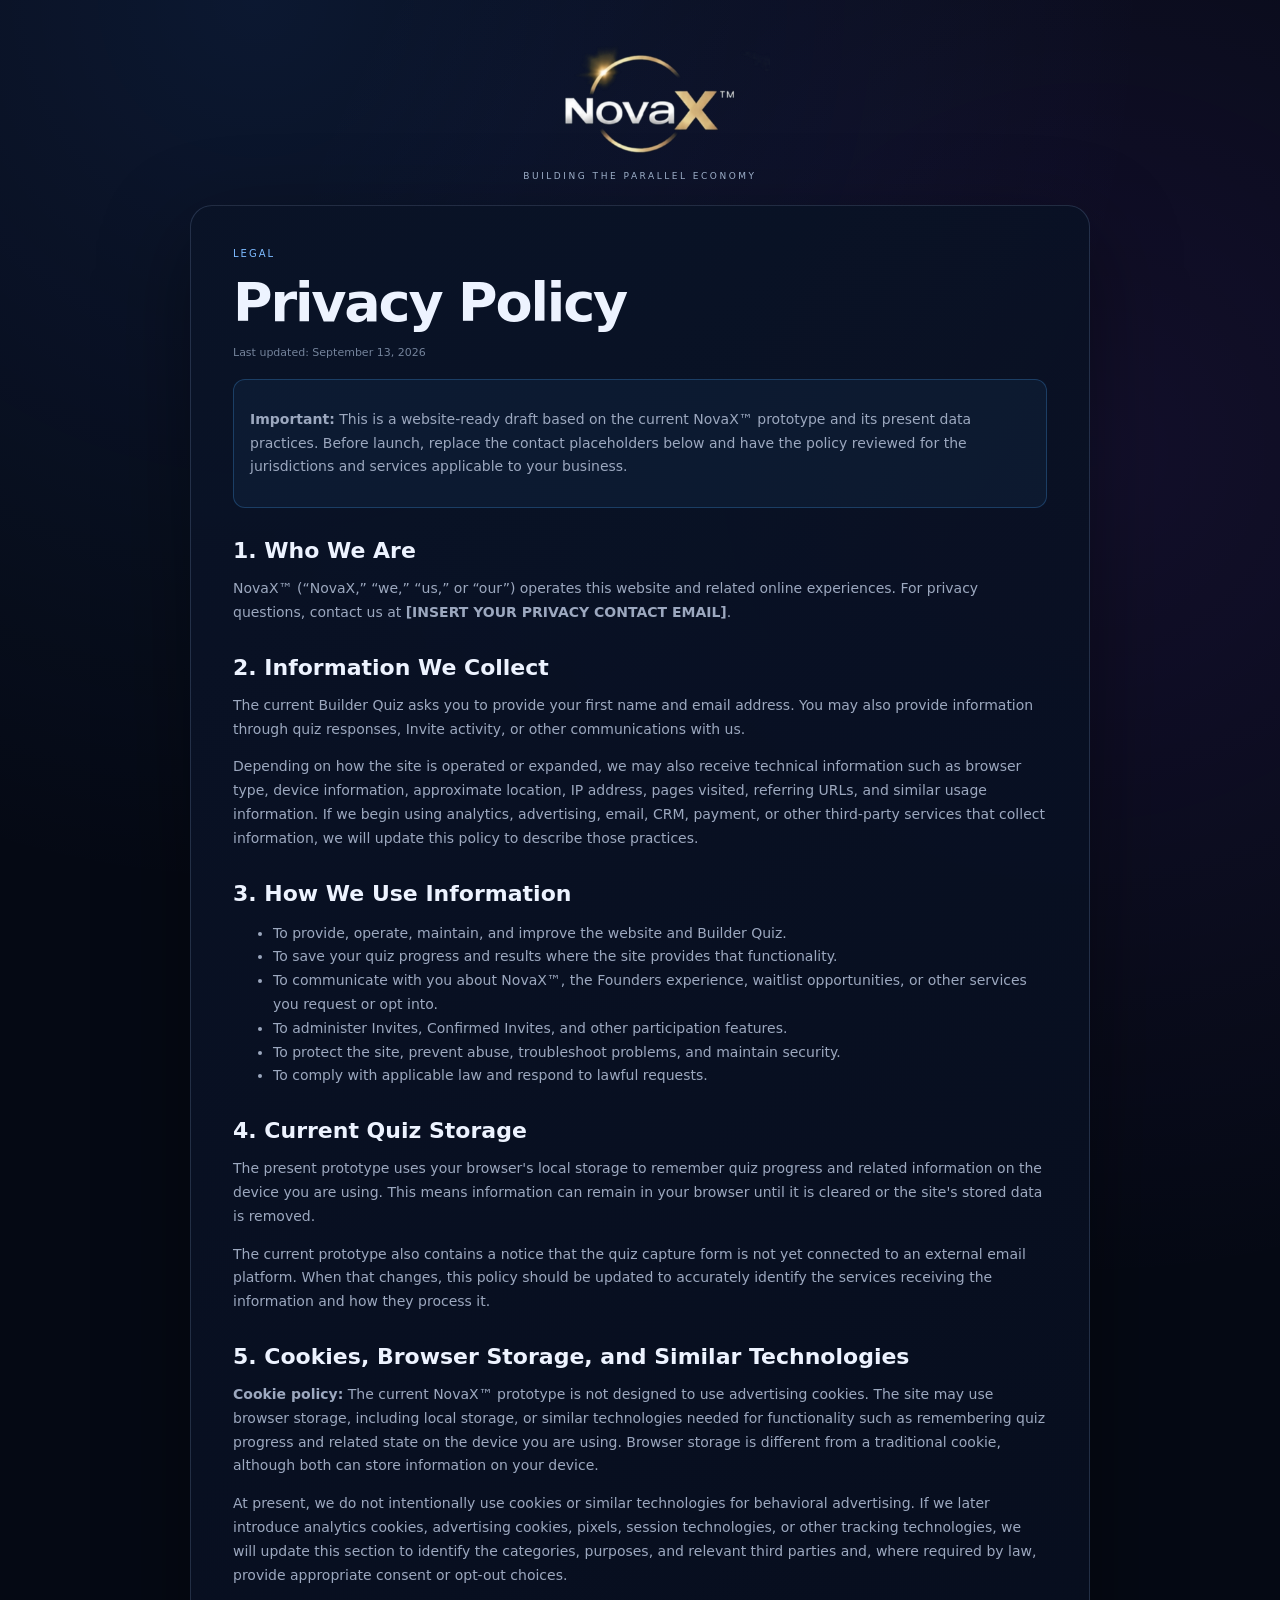
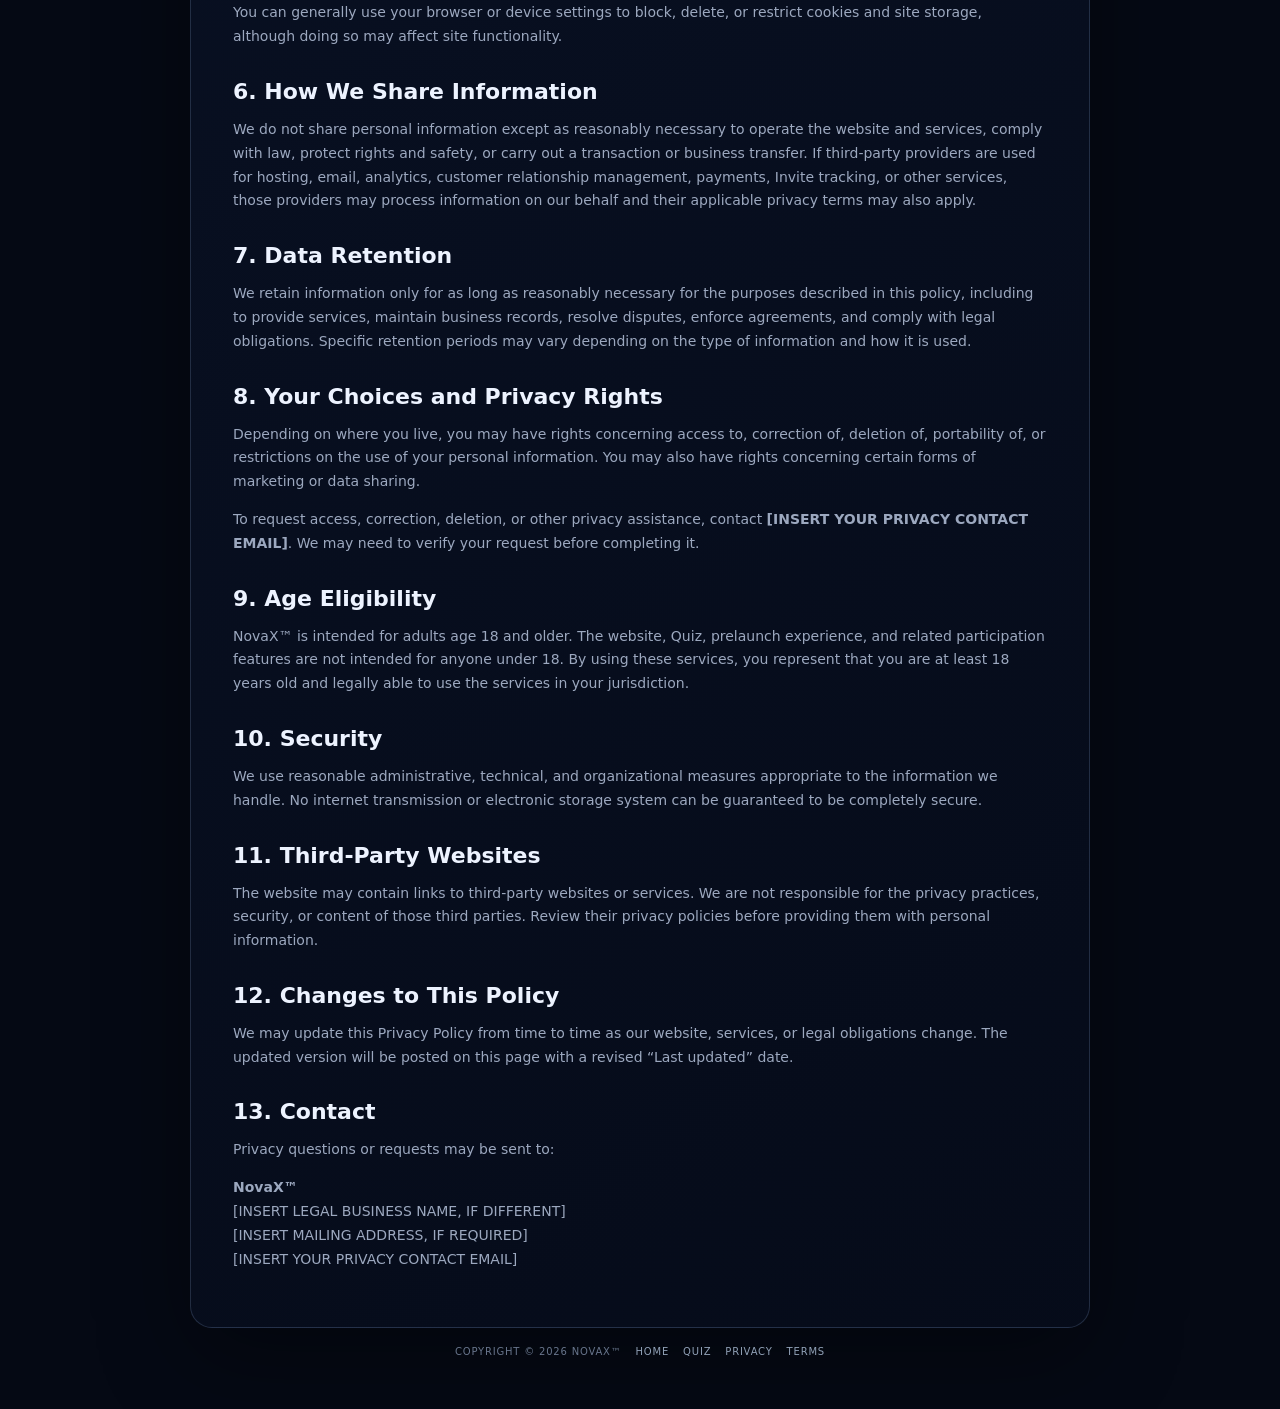
<file: privacy.html>
<!doctype html>
<html lang="en">
<head>
<meta charset="utf-8">
<meta name="viewport" content="width=device-width,initial-scale=1">
<title>NovaX™ — Privacy Policy</title>
<meta name="description" content="NovaX™ Privacy Policy">
<link rel="stylesheet" href="legal.css">
</head>
<body>
<main class="page">
  <header class="header">
    <img class="logo" src="assets/NovaX_logo_transparent.png" alt="NovaX™">
    <div class="tagline">Building the Parallel Economy</div>
  </header>

  <article class="panel">
    <div class="eyebrow">Legal</div>
    <h1>Privacy Policy</h1>
    <div class="meta">Last updated: September 13, 2026</div>

    <div class="notice">
      <p><strong>Important:</strong> This is a website-ready draft based on the current NovaX™ prototype and its present data practices. Before launch, replace the contact placeholders below and have the policy reviewed for the jurisdictions and services applicable to your business.</p>
    </div>

    <h2>1. Who We Are</h2>
    <p>NovaX™ (“NovaX,” “we,” “us,” or “our”) operates this website and related online experiences. For privacy questions, contact us at <strong>[INSERT YOUR PRIVACY CONTACT EMAIL]</strong>.</p>

    <h2>2. Information We Collect</h2>
    <p>The current Builder Quiz asks you to provide your first name and email address. You may also provide information through quiz responses, Invite activity, or other communications with us.</p>
    <p>Depending on how the site is operated or expanded, we may also receive technical information such as browser type, device information, approximate location, IP address, pages visited, referring URLs, and similar usage information. If we begin using analytics, advertising, email, CRM, payment, or other third-party services that collect information, we will update this policy to describe those practices.</p>

    <h2>3. How We Use Information</h2>
    <ul>
      <li>To provide, operate, maintain, and improve the website and Builder Quiz.</li>
      <li>To save your quiz progress and results where the site provides that functionality.</li>
      <li>To communicate with you about NovaX™, the Founders experience, waitlist opportunities, or other services you request or opt into.</li>
      <li>To administer Invites, Confirmed Invites, and other participation features.</li>
      <li>To protect the site, prevent abuse, troubleshoot problems, and maintain security.</li>
      <li>To comply with applicable law and respond to lawful requests.</li>
    </ul>

    <h2>4. Current Quiz Storage</h2>
    <p>The present prototype uses your browser's local storage to remember quiz progress and related information on the device you are using. This means information can remain in your browser until it is cleared or the site's stored data is removed.</p>
    <p>The current prototype also contains a notice that the quiz capture form is not yet connected to an external email platform. When that changes, this policy should be updated to accurately identify the services receiving the information and how they process it.</p>

    <h2>5. Cookies, Browser Storage, and Similar Technologies</h2>
    <p><strong>Cookie policy:</strong> The current NovaX™ prototype is not designed to use advertising cookies. The site may use browser storage, including local storage, or similar technologies needed for functionality such as remembering quiz progress and related state on the device you are using. Browser storage is different from a traditional cookie, although both can store information on your device.</p>
    <p>At present, we do not intentionally use cookies or similar technologies for behavioral advertising. If we later introduce analytics cookies, advertising cookies, pixels, session technologies, or other tracking technologies, we will update this section to identify the categories, purposes, and relevant third parties and, where required by law, provide appropriate consent or opt-out choices.</p>
    <p>You can generally use your browser or device settings to block, delete, or restrict cookies and site storage, although doing so may affect site functionality.</p>

    <h2>6. How We Share Information</h2>
    <p>We do not share personal information except as reasonably necessary to operate the website and services, comply with law, protect rights and safety, or carry out a transaction or business transfer. If third-party providers are used for hosting, email, analytics, customer relationship management, payments, Invite tracking, or other services, those providers may process information on our behalf and their applicable privacy terms may also apply.</p>

    <h2>7. Data Retention</h2>
    <p>We retain information only for as long as reasonably necessary for the purposes described in this policy, including to provide services, maintain business records, resolve disputes, enforce agreements, and comply with legal obligations. Specific retention periods may vary depending on the type of information and how it is used.</p>

    <h2>8. Your Choices and Privacy Rights</h2>
    <p>Depending on where you live, you may have rights concerning access to, correction of, deletion of, portability of, or restrictions on the use of your personal information. You may also have rights concerning certain forms of marketing or data sharing.</p>
    <p>To request access, correction, deletion, or other privacy assistance, contact <strong>[INSERT YOUR PRIVACY CONTACT EMAIL]</strong>. We may need to verify your request before completing it.</p>

    <h2>9. Age Eligibility</h2>
    <p>NovaX™ is intended for adults age 18 and older. The website, Quiz, prelaunch experience, and related participation features are not intended for anyone under 18. By using these services, you represent that you are at least 18 years old and legally able to use the services in your jurisdiction.</p>

    <h2>10. Security</h2>
    <p>We use reasonable administrative, technical, and organizational measures appropriate to the information we handle. No internet transmission or electronic storage system can be guaranteed to be completely secure.</p>

    <h2>11. Third-Party Websites</h2>
    <p>The website may contain links to third-party websites or services. We are not responsible for the privacy practices, security, or content of those third parties. Review their privacy policies before providing them with personal information.</p>

    <h2>12. Changes to This Policy</h2>
    <p>We may update this Privacy Policy from time to time as our website, services, or legal obligations change. The updated version will be posted on this page with a revised “Last updated” date.</p>

    <h2>13. Contact</h2>
    <p>Privacy questions or requests may be sent to:</p>
    <p><strong>NovaX™</strong><br>
    [INSERT LEGAL BUSINESS NAME, IF DIFFERENT]<br>
    [INSERT MAILING ADDRESS, IF REQUIRED]<br>
    [INSERT YOUR PRIVACY CONTACT EMAIL]</p>
  </article>

  <nav class="footer" aria-label="Site navigation">
    <span class="copyright">Copyright © 2026 NovaX™</span>
    <a href="index.html">Home</a>
    <a href="quiz.html">Quiz</a>
    <a href="privacy.html">Privacy</a>
    <a href="terms.html">Terms</a>
  </nav>
</main>
</body>
</html>
</file>
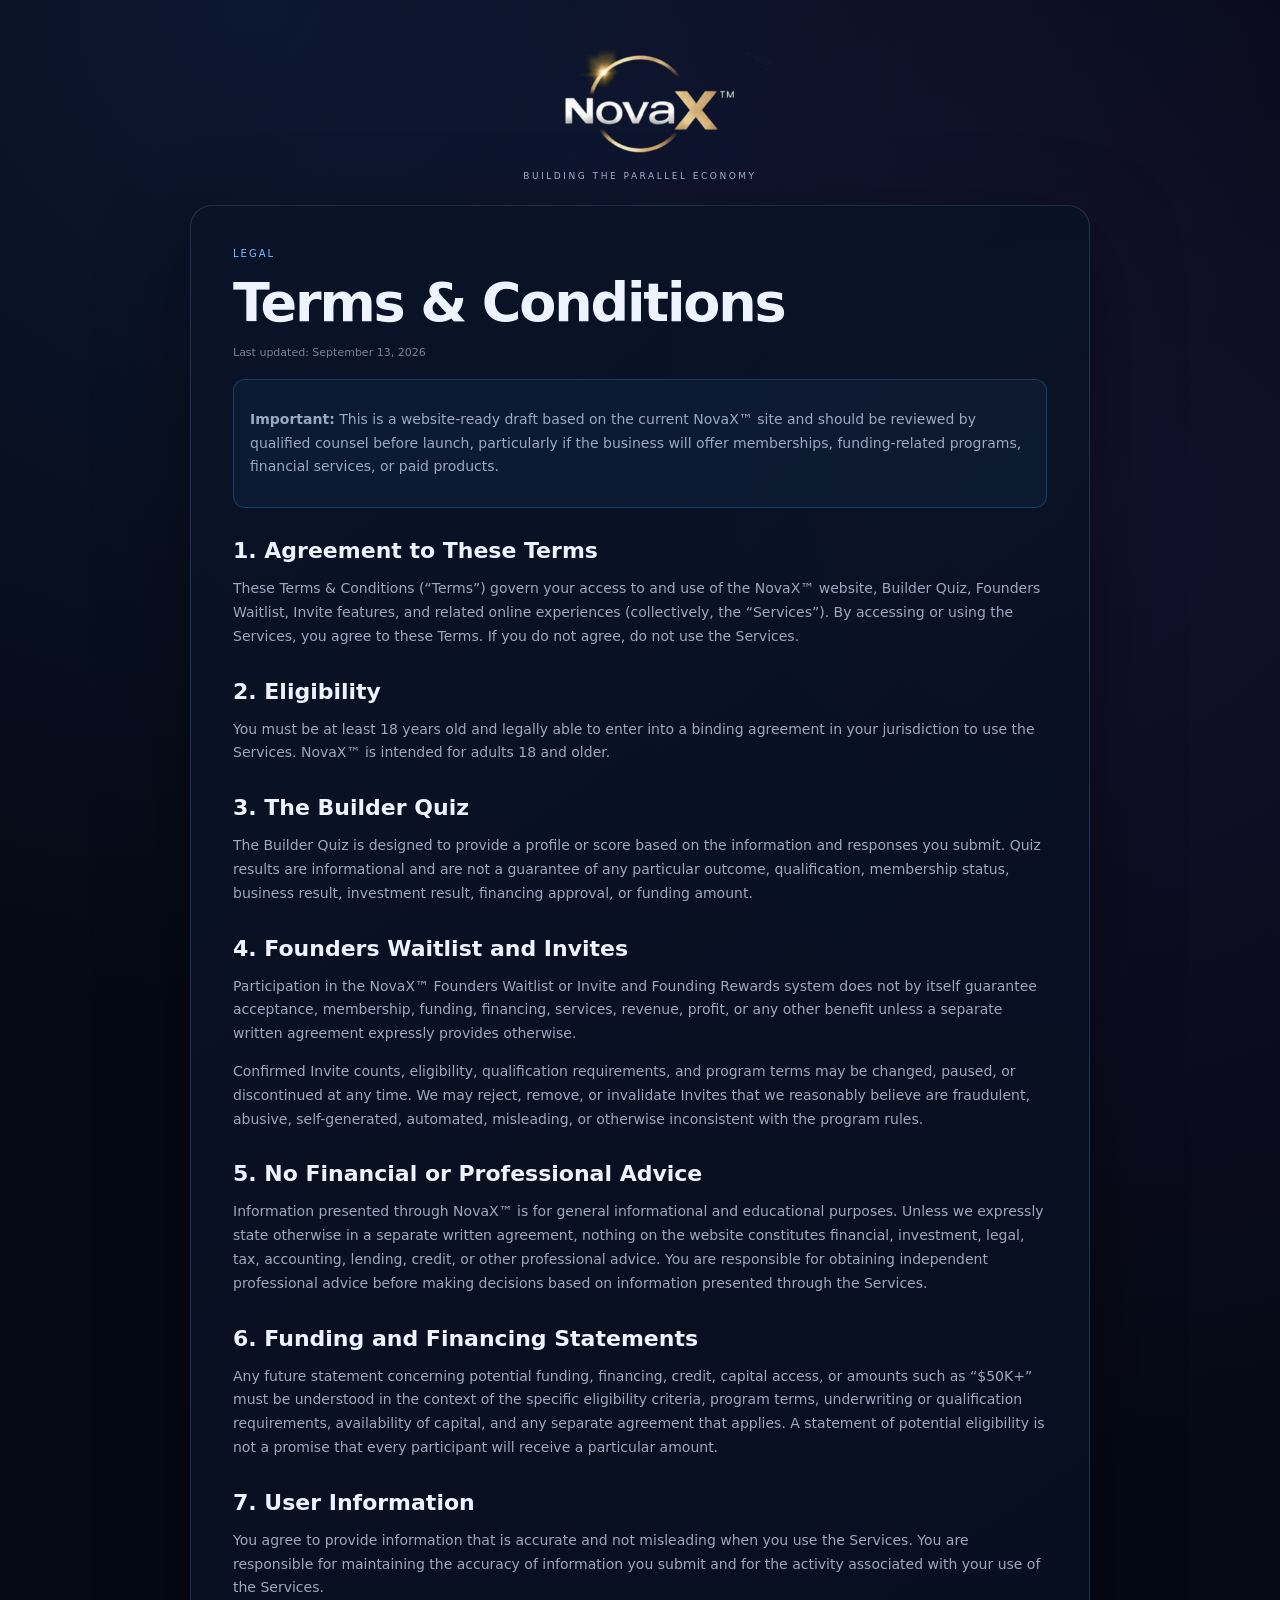
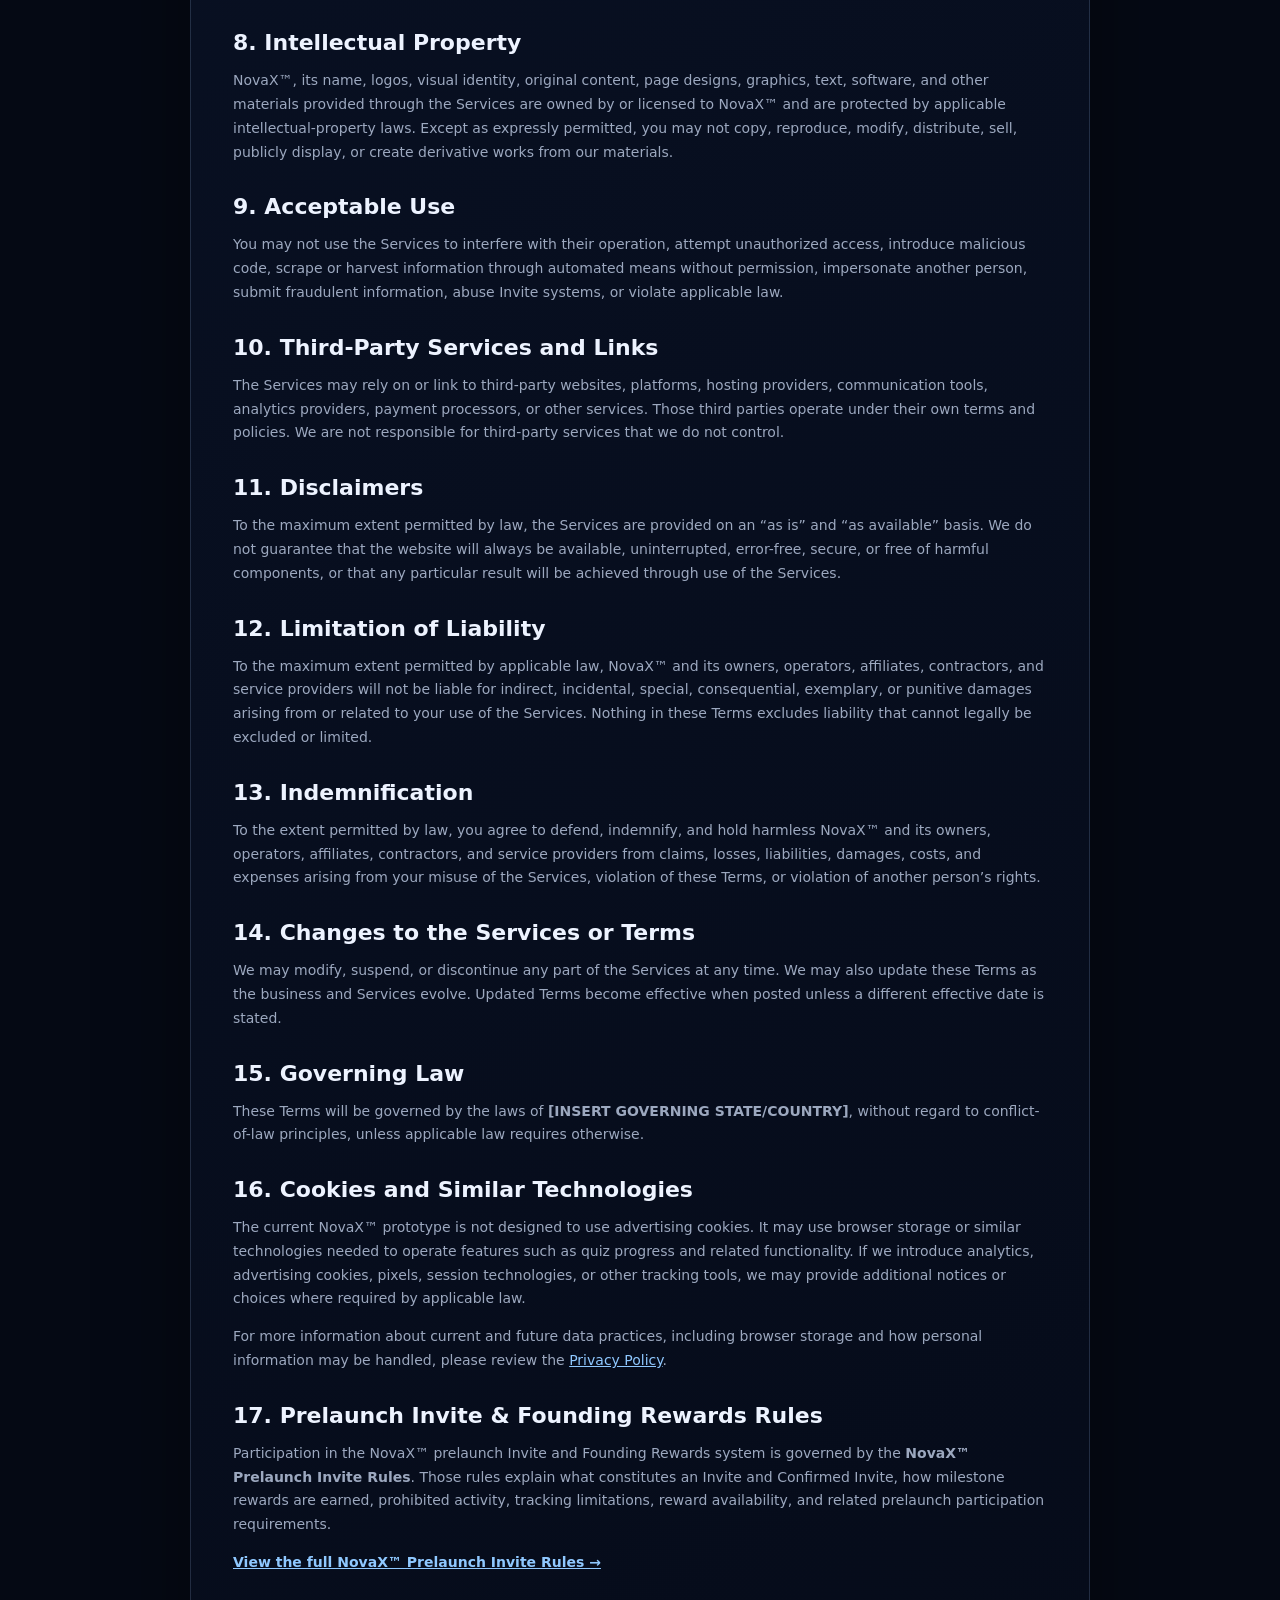
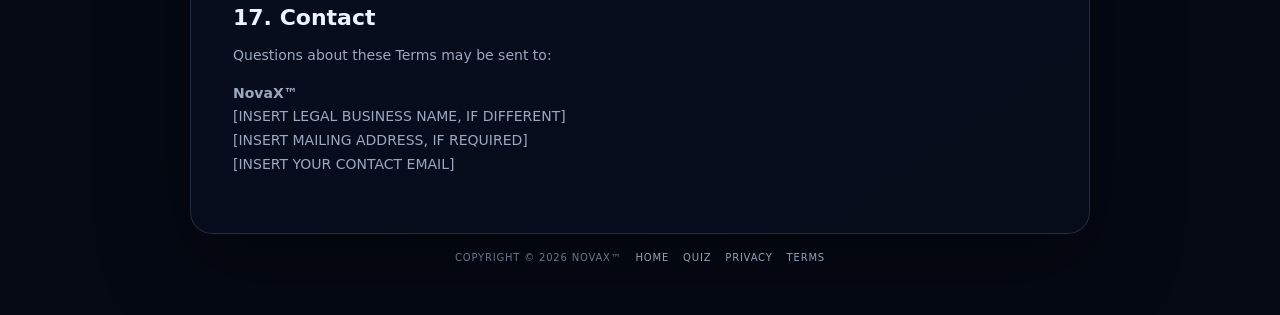
<file: terms.html>
<!doctype html>
<html lang="en">
<head>
<meta charset="utf-8">
<meta name="viewport" content="width=device-width,initial-scale=1">
<title>NovaX™ — Terms &amp; Conditions</title>
<meta name="description" content="NovaX™ Terms and Conditions">
<link rel="stylesheet" href="legal.css">
</head>
<body>
<main class="page">
  <header class="header">
    <img class="logo" src="assets/NovaX_logo_transparent.png" alt="NovaX™">
    <div class="tagline">Building the Parallel Economy</div>
  </header>

  <article class="panel">
    <div class="eyebrow">Legal</div>
    <h1>Terms &amp; Conditions</h1>
    <div class="meta">Last updated: September 13, 2026</div>

    <div class="notice">
      <p><strong>Important:</strong> This is a website-ready draft based on the current NovaX™ site and should be reviewed by qualified counsel before launch, particularly if the business will offer memberships, funding-related programs, financial services, or paid products.</p>
    </div>

    <h2>1. Agreement to These Terms</h2>
    <p>These Terms &amp; Conditions (“Terms”) govern your access to and use of the NovaX™ website, Builder Quiz, Founders Waitlist, Invite features, and related online experiences (collectively, the “Services”). By accessing or using the Services, you agree to these Terms. If you do not agree, do not use the Services.</p>

    <h2>2. Eligibility</h2>
    <p>You must be at least 18 years old and legally able to enter into a binding agreement in your jurisdiction to use the Services. NovaX™ is intended for adults 18 and older.</p>

    <h2>3. The Builder Quiz</h2>
    <p>The Builder Quiz is designed to provide a profile or score based on the information and responses you submit. Quiz results are informational and are not a guarantee of any particular outcome, qualification, membership status, business result, investment result, financing approval, or funding amount.</p>

    <h2>4. Founders Waitlist and Invites</h2>
    <p>Participation in the NovaX™ Founders Waitlist or Invite and Founding Rewards system does not by itself guarantee acceptance, membership, funding, financing, services, revenue, profit, or any other benefit unless a separate written agreement expressly provides otherwise.</p>
    <p>Confirmed Invite counts, eligibility, qualification requirements, and program terms may be changed, paused, or discontinued at any time. We may reject, remove, or invalidate Invites that we reasonably believe are fraudulent, abusive, self-generated, automated, misleading, or otherwise inconsistent with the program rules.</p>

    <h2>5. No Financial or Professional Advice</h2>
    <p>Information presented through NovaX™ is for general informational and educational purposes. Unless we expressly state otherwise in a separate written agreement, nothing on the website constitutes financial, investment, legal, tax, accounting, lending, credit, or other professional advice. You are responsible for obtaining independent professional advice before making decisions based on information presented through the Services.</p>

    <h2>6. Funding and Financing Statements</h2>
    <p>Any future statement concerning potential funding, financing, credit, capital access, or amounts such as “$50K+” must be understood in the context of the specific eligibility criteria, program terms, underwriting or qualification requirements, availability of capital, and any separate agreement that applies. A statement of potential eligibility is not a promise that every participant will receive a particular amount.</p>

    <h2>7. User Information</h2>
    <p>You agree to provide information that is accurate and not misleading when you use the Services. You are responsible for maintaining the accuracy of information you submit and for the activity associated with your use of the Services.</p>

    <h2>8. Intellectual Property</h2>
    <p>NovaX™, its name, logos, visual identity, original content, page designs, graphics, text, software, and other materials provided through the Services are owned by or licensed to NovaX™ and are protected by applicable intellectual-property laws. Except as expressly permitted, you may not copy, reproduce, modify, distribute, sell, publicly display, or create derivative works from our materials.</p>

    <h2>9. Acceptable Use</h2>
    <p>You may not use the Services to interfere with their operation, attempt unauthorized access, introduce malicious code, scrape or harvest information through automated means without permission, impersonate another person, submit fraudulent information, abuse Invite systems, or violate applicable law.</p>

    <h2>10. Third-Party Services and Links</h2>
    <p>The Services may rely on or link to third-party websites, platforms, hosting providers, communication tools, analytics providers, payment processors, or other services. Those third parties operate under their own terms and policies. We are not responsible for third-party services that we do not control.</p>

    <h2>11. Disclaimers</h2>
    <p>To the maximum extent permitted by law, the Services are provided on an “as is” and “as available” basis. We do not guarantee that the website will always be available, uninterrupted, error-free, secure, or free of harmful components, or that any particular result will be achieved through use of the Services.</p>

    <h2>12. Limitation of Liability</h2>
    <p>To the maximum extent permitted by applicable law, NovaX™ and its owners, operators, affiliates, contractors, and service providers will not be liable for indirect, incidental, special, consequential, exemplary, or punitive damages arising from or related to your use of the Services. Nothing in these Terms excludes liability that cannot legally be excluded or limited.</p>

    <h2>13. Indemnification</h2>
    <p>To the extent permitted by law, you agree to defend, indemnify, and hold harmless NovaX™ and its owners, operators, affiliates, contractors, and service providers from claims, losses, liabilities, damages, costs, and expenses arising from your misuse of the Services, violation of these Terms, or violation of another person’s rights.</p>

    <h2>14. Changes to the Services or Terms</h2>
    <p>We may modify, suspend, or discontinue any part of the Services at any time. We may also update these Terms as the business and Services evolve. Updated Terms become effective when posted unless a different effective date is stated.</p>

    <h2>15. Governing Law</h2>
    <p>These Terms will be governed by the laws of <strong>[INSERT GOVERNING STATE/COUNTRY]</strong>, without regard to conflict-of-law principles, unless applicable law requires otherwise.</p>


    <h2>16. Cookies and Similar Technologies</h2>
    <p>The current NovaX™ prototype is not designed to use advertising cookies. It may use browser storage or similar technologies needed to operate features such as quiz progress and related functionality. If we introduce analytics, advertising cookies, pixels, session technologies, or other tracking tools, we may provide additional notices or choices where required by applicable law.</p>
    <p>For more information about current and future data practices, including browser storage and how personal information may be handled, please review the <a href="privacy.html">Privacy Policy</a>.</p>

    <h2>17. Prelaunch Invite &amp; Founding Rewards Rules</h2>
    <p>Participation in the NovaX™ prelaunch Invite and Founding Rewards system is governed by the <strong>NovaX™ Prelaunch Invite Rules</strong>. Those rules explain what constitutes an Invite and Confirmed Invite, how milestone rewards are earned, prohibited activity, tracking limitations, reward availability, and related prelaunch participation requirements.</p>
    <p><a href="prelaunch-invite-rules.html"><strong>View the full NovaX™ Prelaunch Invite Rules →</strong></a></p>

    <h2>17. Contact</h2>
    <p>Questions about these Terms may be sent to:</p>
    <p><strong>NovaX™</strong><br>
    [INSERT LEGAL BUSINESS NAME, IF DIFFERENT]<br>
    [INSERT MAILING ADDRESS, IF REQUIRED]<br>
    [INSERT YOUR CONTACT EMAIL]</p>
  </article>

  <nav class="footer" aria-label="Site navigation">
    <span class="copyright">Copyright © 2026 NovaX™</span>
    <a href="index.html">Home</a>
    <a href="quiz.html">Quiz</a>
    <a href="privacy.html">Privacy</a>
    <a href="terms.html">Terms</a>
  </nav>
</main>
</body>
</html>
</file>
<file: assets/novax-signature.css>
/* NovaX™ Signature #5 visual prototype layer.
   Functional behavior remains owned by the V41 baseline; this file is visual-only. */
:root{
  --nx-bg:#050914;
  --nx-bg2:#091226;
  --nx-panel:rgba(10,18,36,.82);
  --nx-panel2:rgba(14,24,48,.78);
  --nx-text:#f3f6ff;
  --nx-muted:#9ca8bf;
  --nx-soft:#6f7d96;
  --nx-line:rgba(133,160,205,.20);
  --nx-line-strong:rgba(133,160,205,.34);
  --nx-blue:#49a7ff;
  --nx-violet:#8d5cff;
  --nx-purple:#b85cff;
  --nx-cyan:#51d8ff;
  --nx-white:#f4f7fb;
  --nx-shadow:0 28px 90px rgba(0,0,0,.42);
  --nx-radius:22px;
}

/* ---------- shared page atmosphere ---------- */
.auth-shell,.wrap,.app,.landing{position:relative;isolation:isolate}
.auth-shell:before,.wrap:before,.app:before,.landing:before{
  content:"";position:fixed;inset:0;z-index:-10;pointer-events:none;
  background:
    radial-gradient(circle at 15% 15%,rgba(63,132,255,.14),transparent 27%),
    radial-gradient(circle at 85% 18%,rgba(139,77,255,.13),transparent 28%),
    radial-gradient(circle at 50% 100%,rgba(30,120,210,.10),transparent 34%),
    linear-gradient(135deg,#030711 0%,#071022 48%,#050914 100%);
}
.auth-shell:after,.wrap:after,.app:after,.landing:after{
  content:"";position:fixed;inset:0;z-index:-9;pointer-events:none;opacity:.18;
  background-image:linear-gradient(rgba(125,165,220,.08) 1px,transparent 1px),linear-gradient(90deg,rgba(125,165,220,.08) 1px,transparent 1px);
  background-size:72px 72px;mask-image:linear-gradient(to bottom,black,transparent 78%);
}

/* ---------- Landing ---------- */
body:has(.landing){background:#050914!important;color:var(--nx-text)!important}
body:has(.landing) .landing{height:calc(100svh - 44px)!important;min-height:620px!important;background:transparent!important;overflow:hidden}
body:has(.landing) .landing::before{
  background-image:
    radial-gradient(circle at 50% 18%,rgba(78,161,255,.16),transparent 25%),
    radial-gradient(circle at 76% 55%,rgba(132,76,255,.12),transparent 26%),
    linear-gradient(145deg,#040814 0%,#07132b 54%,#050914 100%)!important;
  background-size:auto!important;background-position:center!important;
}
body:has(.landing) .landing::after{
  display:block!important;background:linear-gradient(180deg,rgba(3,7,17,.18),rgba(3,7,17,.28) 52%,rgba(3,7,17,.86) 100%)!important;
}
body:has(.landing) .content{justify-content:center!important;padding:34px 22px 70px!important}
body:has(.landing) .logo{width:min(560px,70vw)!important;filter:drop-shadow(0 10px 28px rgba(49,119,255,.10))!important}
body:has(.landing) .tagline{margin-top:18px!important;color:#dbe8ff!important;font-size:clamp(10px,1.1vw,16px)!important;letter-spacing:.38em!important}
body:has(.landing) .hero-copy{margin-top:clamp(42px,7vh,82px)!important;max-width:900px!important}
body:has(.landing) h1{font-size:clamp(42px,6.2vw,84px)!important;letter-spacing:-.045em!important}
body:has(.landing) h1 .gold{background:linear-gradient(90deg,#6dbdff,#b46dff 70%,#d6b9ff);-webkit-background-clip:text;background-clip:text;color:transparent!important}
body:has(.landing) .subcopy{color:#aebbd2!important;font-size:clamp(16px,1.65vw,24px)!important;line-height:1.5!important;margin-top:24px!important}
body:has(.landing) .cta{border:1px solid rgba(126,183,255,.78)!important;background:linear-gradient(100deg,rgba(55,128,240,.18),rgba(130,77,255,.18))!important;color:#eef5ff!important;box-shadow:0 14px 44px rgba(36,103,211,.20),inset 0 0 0 1px rgba(255,255,255,.04)!important;backdrop-filter:blur(14px)!important}
body:has(.landing) .cta:hover{background:linear-gradient(100deg,rgba(55,128,240,.30),rgba(130,77,255,.28))!important}
body:has(.landing) .bottom-text{color:#8493ad!important;letter-spacing:.25em!important}
body:has(.landing) .ring{opacity:.78!important;filter:drop-shadow(0 0 16px rgba(78,161,255,.22))}
body:has(.landing) .site-footer{background:#030610!important;border-top:1px solid rgba(130,158,205,.12)!important;color:#68758c!important}
body:has(.landing) .site-footer a{color:#8796ad!important}
@media(max-width:600px) and (orientation:portrait){
  body:has(.landing) .landing{height:calc(100svh - 74px)!important;min-height:0!important}
  body:has(.landing) .content{display:flex!important;position:relative!important;inset:auto!important;padding:26px 20px 52px!important}
  body:has(.landing) .logo{display:block!important;width:min(78vw,360px)!important}
  body:has(.landing) .tagline{display:block!important;font-size:9px!important;letter-spacing:.28em!important;margin-top:13px!important}
  body:has(.landing) .hero-copy{display:block!important;margin-top:54px!important}
  body:has(.landing) h1{font-size:clamp(37px,12vw,54px)!important}
  body:has(.landing) .subcopy{font-size:15px!important;margin-top:20px!important}
  body:has(.landing) .cta{min-height:56px!important;width:min(88vw,360px)!important;font-size:14px!important}
  body:has(.landing) .bottom{display:flex!important;bottom:16px!important}
  body:has(.landing) .ring{width:38px!important;height:38px!important}
  body:has(.landing) .mobile-cta-hit{display:none!important}
  body:has(.landing) .site-footer{height:74px!important}
}

/* ---------- Auth / identity ---------- */
body:has(.auth-shell){background:#050914!important;color:var(--nx-text)!important}
body:has(.auth-shell){display:flex;align-items:center;justify-content:center;padding:22px!important;min-height:100svh}
body:has(.auth-shell) .auth-shell{width:min(100%,560px)}
body:has(.auth-shell) .panel{background:linear-gradient(145deg,rgba(10,19,39,.94),rgba(6,12,26,.92))!important;border:1px solid var(--nx-line-strong)!important;border-radius:26px!important;padding:42px 34px!important;box-shadow:var(--nx-shadow),inset 0 1px 0 rgba(255,255,255,.04)!important;text-align:left!important}
body:has(.auth-shell) .logo{display:block!important;width:min(300px,76%)!important;margin:0 auto 26px!important}
body:has(.auth-shell) .eyebrow{color:#7dbaff!important;letter-spacing:.22em!important;font-size:10px!important}
body:has(.auth-shell) .headline{font-family:Inter,system-ui,sans-serif!important;font-weight:650!important;letter-spacing:-.035em!important;color:#f4f7ff!important;font-size:clamp(34px,6vw,50px)!important}
body:has(.auth-shell) .sub{color:var(--nx-muted)!important;font-size:14px!important}
body:has(.auth-shell) .auth-buttons{gap:12px!important}
body:has(.auth-shell) .auth-btn{border:1px solid var(--nx-line-strong)!important;border-radius:13px!important;background:rgba(255,255,255,.045)!important;color:#edf4ff!important;min-height:54px!important;letter-spacing:.07em!important}
body:has(.auth-shell) .auth-btn.primary{background:linear-gradient(100deg,#317fdc,#6d4eea)!important;border-color:transparent!important;color:white!important}
body:has(.auth-shell) .auth-btn.apple{background:#f3f6fb!important;color:#08101e!important;border-color:#f3f6fb!important}
body:has(.auth-shell) .profile{border-top:1px solid var(--nx-line)!important}
body:has(.auth-shell) .avatar{border:1px solid rgba(93,165,255,.45)!important;background:linear-gradient(145deg,#10284c,#241344)!important}
body:has(.auth-shell) .profile-name{font-family:Inter,system-ui,sans-serif!important;font-weight:700!important}
body:has(.auth-shell) .fineprint,body:has(.auth-shell) .fineprint a{color:#708099!important}

/* ---------- Quiz / Builder Profile ---------- */
body:has(.quiz-page){background:#050914!important;color:var(--nx-text)!important}
body:has(.quiz-page) .wrap{width:min(920px,94vw)!important;padding:28px 0 80px!important}
body:has(.quiz-page) .header{text-align:left!important;display:grid;grid-template-columns:auto 1fr;gap:24px;align-items:center;margin-bottom:28px!important;padding:18px 20px;background:rgba(8,16,33,.68);border:1px solid var(--nx-line);border-radius:20px;backdrop-filter:blur(14px)}
body:has(.quiz-page) .header .logo{width:190px!important;margin:0!important}
body:has(.quiz-page) .tagline{color:#8fa8c9!important;letter-spacing:.28em!important;font-size:9px!important;text-transform:uppercase}
body:has(.quiz-page) .panel{background:linear-gradient(145deg,rgba(10,19,39,.91),rgba(6,12,26,.92))!important;border:1px solid var(--nx-line)!important;border-radius:24px!important;padding:38px!important;box-shadow:var(--nx-shadow),inset 0 1px 0 rgba(255,255,255,.03)!important}
body:has(.quiz-page) .panel h1,body:has(.quiz-page) .panel h2{font-family:Inter,system-ui,sans-serif!important;font-weight:650!important;letter-spacing:-.04em!important;color:#f4f7ff!important}
body:has(.quiz-page) .panel h1{font-size:clamp(34px,6vw,58px)!important}
body:has(.quiz-page) .panel h2{font-size:clamp(29px,5vw,46px)!important}
body:has(.quiz-page) .panel p{color:var(--nx-muted)!important}
body:has(.quiz-page) input{background:rgba(2,7,17,.72)!important;border:1px solid var(--nx-line-strong)!important;border-radius:12px!important;color:#fff!important}
body:has(.quiz-page) label{color:#91a4c0!important}
body:has(.quiz-page) button{border:1px solid rgba(110,175,255,.50)!important;border-radius:12px!important;background:linear-gradient(100deg,rgba(49,127,220,.16),rgba(109,78,234,.14))!important;color:#eef5ff!important}
body:has(.quiz-page) button:hover{background:linear-gradient(100deg,rgba(49,127,220,.27),rgba(109,78,234,.24))!important}
body:has(.quiz-page) .answer{background:rgba(255,255,255,.035)!important;border-color:var(--nx-line)!important}
body:has(.quiz-page) .answer:hover,body:has(.quiz-page) .answer.selected{background:rgba(83,139,228,.14)!important;border-color:rgba(105,183,255,.60)!important}
body:has(.quiz-page) .progress{background:#152038!important;height:4px!important}
body:has(.quiz-page) .bar{background:linear-gradient(90deg,var(--nx-blue),var(--nx-violet))!important}
body:has(.quiz-page) .score{color:#e8efff!important;font-family:Inter,system-ui,sans-serif!important;font-weight:700!important}
body:has(.quiz-page) .tag{border-color:rgba(111,174,255,.40)!important;color:#9ccaff!important;background:rgba(59,126,220,.08)!important;border-radius:999px!important}
body:has(.quiz-page) .box{border-color:var(--nx-line)!important}
body:has(.quiz-page) .path{font-family:Inter,system-ui,sans-serif!important;color:#c7d9f5!important}
body:has(.quiz-page) .share-profile{border-color:var(--nx-line)!important}
body:has(.quiz-page) .profile-card{border-color:rgba(112,175,255,.42)!important;box-shadow:0 28px 90px rgba(0,0,0,.55)!important}
@media(max-width:650px){body:has(.quiz-page) .header{grid-template-columns:1fr;text-align:center;gap:10px}body:has(.quiz-page) .header .logo{margin:auto!important;width:min(220px,70vw)!important}body:has(.quiz-page) .panel{padding:24px 18px!important}}

/* ---------- Hub ---------- */
body:has(.app){background:#050914!important;color:var(--nx-text)!important}
body:has(.app) .sidebar{background:rgba(5,12,27,.92)!important;border-color:var(--nx-line)!important;box-shadow:20px 0 60px rgba(0,0,0,.18)}
body:has(.app) .brand img{width:170px!important;height:auto!important;object-fit:contain!important}
body:has(.app) .nav button{color:#9daac0!important;border-color:transparent!important;background:transparent!important}
body:has(.app) .nav button.active,body:has(.app) .nav button:hover{background:linear-gradient(90deg,rgba(56,127,225,.18),rgba(130,76,255,.12))!important;color:#f1f6ff!important;border-color:rgba(105,171,255,.20)!important}
body:has(.app) .top{background:rgba(4,10,22,.76)!important;border-color:var(--nx-line)!important;backdrop-filter:blur(14px)}
body:has(.app) .card,body:has(.app) .hero{background:linear-gradient(145deg,rgba(10,19,39,.86),rgba(6,12,26,.86))!important;border-color:var(--nx-line)!important;box-shadow:0 22px 70px rgba(0,0,0,.24),inset 0 1px 0 rgba(255,255,255,.025)!important}
body:has(.app) .hero{background:radial-gradient(circle at 78% 22%,rgba(123,76,255,.20),transparent 28%),radial-gradient(circle at 30% 30%,rgba(45,139,255,.16),transparent 30%),linear-gradient(145deg,rgba(10,19,39,.96),rgba(6,12,26,.92))!important}
body:has(.app) .hero h1,body:has(.app) .card h2{font-family:Inter,system-ui,sans-serif!important;font-weight:650!important;letter-spacing:-.035em!important}
body:has(.app) .hero .tagline{color:#8fc5ff!important}
body:has(.app) .sub,body:has(.app) p{color:#93a3bc!important}
body:has(.app) .node .dot{border-color:rgba(104,179,255,.40)!important;background:#071329!important;color:#9ed0ff!important}
body:has(.app) .node.done .dot{background:linear-gradient(135deg,#317fdc,#714be8)!important;color:#fff!important;border-color:transparent!important}
body:has(.app) .node.current .dot{box-shadow:0 0 0 6px rgba(84,151,255,.10),0 0 28px rgba(91,129,255,.30)!important}
body:has(.app) .path{background:rgba(255,255,255,.025)!important;border-color:var(--nx-line)!important}
body:has(.app) .path button,body:has(.app) .invite button,body:has(.app) .theme button{border-color:rgba(105,173,255,.45)!important;background:rgba(49,127,220,.08)!important;color:#dcecff!important}
body:has(.app) .state{border-color:rgba(115,173,255,.28)!important;color:#91c7ff!important;background:rgba(64,133,224,.08)!important}
body:has(.app) .reward{border-color:var(--nx-line)!important}
body:has(.app) .rnum{background:linear-gradient(135deg,#317fdc,#784ce9)!important;color:white!important}
body:has(.app) .footerbanner{background:radial-gradient(circle at 80% 20%,rgba(127,75,255,.20),transparent 28%),linear-gradient(145deg,#08142a,#0b1021)!important;border-color:var(--nx-line-strong)!important}
body:has(.app) .light{--bg:#f3f7fc!important;--panel:#fff!important;--panel2:#edf2f8!important;--text:#172338!important;--muted:#617089!important;--line:#d9e1ec!important}
body:has(.app) .light .sidebar,body:has(.app) .light .top{background:rgba(248,251,255,.90)!important;color:#172338!important}
body:has(.app) .light .card,body:has(.app) .light .hero{background:rgba(255,255,255,.94)!important;color:#172338!important}
body:has(.app) .light .nav button{color:#60718a!important}
body:has(.app) .light .nav button.active,body:has(.app) .light .nav button:hover{background:#eaf2fc!important;color:#17304e!important}
body:has(.app) .light .hero p,body:has(.app) .light .sub,body:has(.app) .light p{color:#63728a!important}
body:has(.app) .light .footerbanner{background:linear-gradient(145deg,#edf5ff,#f3efff)!important;color:#172338!important}

@media(max-width:700px){body:has(.app) .brand img{width:124px!important}body:has(.app) .nav button:nth-child(n+5){display:none!important}}
</file>
<file: legal.css>
:root{--bg:#050914;--panel:#0a1224;--text:#edf3ff;--muted:#9ca8bf;--line:rgba(133,160,205,.22);--blue:#49a7ff;--violet:#8d5cff}
*{box-sizing:border-box}html{background:var(--bg)}body{margin:0;min-height:100vh;background:radial-gradient(circle at 20% 0%,rgba(63,132,255,.12),transparent 28%),radial-gradient(circle at 85% 15%,rgba(139,77,255,.10),transparent 30%),var(--bg);color:var(--text);font-family:Inter,ui-sans-serif,system-ui,-apple-system,Segoe UI,Arial,sans-serif}.page{width:min(900px,92vw);margin:0 auto;padding:28px 0 34px}.header{text-align:center;padding:18px 20px 24px}.logo{display:block;width:min(260px,68vw);margin:0 auto 14px}.tagline{color:#9eb0ca;letter-spacing:.28em;font-size:9px;text-transform:uppercase}.panel{background:linear-gradient(145deg,rgba(10,19,39,.94),rgba(6,12,26,.94));border:1px solid var(--line);border-radius:22px;padding:clamp(24px,4vw,42px);box-shadow:0 28px 90px rgba(0,0,0,.38)}.eyebrow{color:#7dbaff;font-size:10px;letter-spacing:.2em;text-transform:uppercase}.panel h1{font-size:clamp(34px,6vw,54px);font-weight:650;letter-spacing:-.04em;margin:12px 0}.panel h2{font-size:22px;margin:30px 0 10px}.panel p,.panel li{color:var(--muted);line-height:1.7;font-size:14px}.panel a{color:#8fc8ff}.meta{color:#74839b;font-size:11px;margin-bottom:20px}.notice{border:1px solid rgba(73,167,255,.25);background:rgba(73,167,255,.06);padding:14px 16px;border-radius:12px;margin:20px 0}.footer{display:flex;justify-content:center;gap:14px;flex-wrap:wrap;padding:18px 8px;color:#718097;font-size:10px;letter-spacing:.08em;text-transform:uppercase;text-align:center}.footer a{color:#91a1b7;text-decoration:none}.footer a:hover{color:#c4dcff}.copyright{color:#68758c}
</file>
